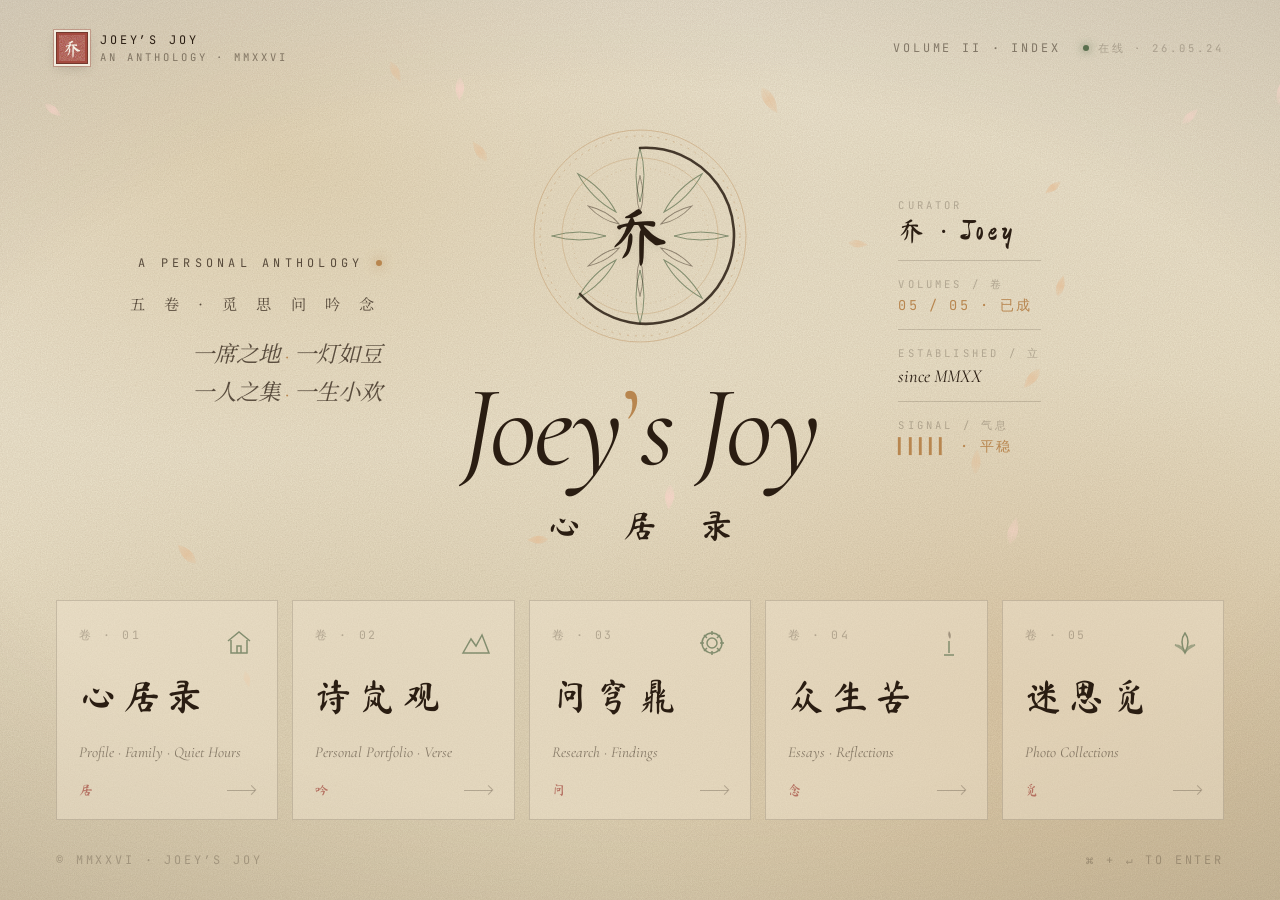
<file: index.html>
<!DOCTYPE html>
<html lang="zh-CN">
<head>
  <meta charset="UTF-8">
  <meta name="viewport" content="width=device-width, initial-scale=1.0">
  <title>Joey's Joy · 心居录</title>
  <link rel="preconnect" href="https://fonts.googleapis.com">
  <link rel="preconnect" href="https://fonts.gstatic.com" crossorigin>
  <link href="https://fonts.googleapis.com/css2?family=Ma+Shan+Zheng&family=Cormorant+Garamond:ital,wght@0,300;0,400;0,500;1,300;1,400;1,500&family=Noto+Serif+SC:wght@300;400;600&family=JetBrains+Mono:wght@300;400;500&display=swap" rel="stylesheet">
  <link rel="stylesheet" href="assets/zen.css">
  <style>
    /* ── index-specific ── */
    .stage-index {
      position: relative; z-index: 10;
      width: 100%; min-height: 100vh;
      display: grid;
      grid-template-rows: auto 1fr auto;
      padding: 28px 56px;
      gap: 28px;
    }
    @media (min-height: 860px) {
      .stage-index { height: 100vh; }
    }

    /* ── hero block ── */
    .index-hero {
      align-self: center;
      width: 100%; max-width: 1500px;
      margin: 0 auto;
      display: grid;
      grid-template-columns: 1fr auto 1fr;
      gap: 80px;
      align-items: center;
    }

    /* left: eyebrow + tagline */
    .hero-left {
      justify-self: end;
      max-width: 380px;
      text-align: right;
      display: flex; flex-direction: column;
      gap: 22px;
    }
    .hero-left .eyebrow {
      font-family: var(--mono);
      font-size: 0.74rem;
      letter-spacing: 0.36em;
      text-transform: uppercase;
      color: var(--ink-soft);
      display: flex; justify-content: flex-end; align-items: center; gap: 12px;
    }
    .hero-left .eyebrow .dot {
      width: 6px; height: 6px; border-radius: 50%;
      background: var(--copper);
      box-shadow: 0 0 12px var(--copper);
    }
    .hero-left .ch {
      font-family: var(--han);
      font-size: 0.95rem;
      letter-spacing: 0.5em;
      color: var(--ink-soft);
    }
    .hero-left .tagline {
      font-family: var(--serif);
      font-style: italic;
      font-size: 1.4rem;
      color: var(--ink-soft);
      line-height: 1.7;
    }
    .hero-left .tagline .accent { color: var(--copper); font-style: normal; }

    /* center: mandala + title stack */
    .hero-center {
      display: flex; flex-direction: column;
      align-items: center;
      gap: 24px;
      position: relative;
    }
    .mandala-wrap {
      position: relative;
      width: 220px; height: 220px;
      display: grid; place-items: center;
    }
    .mandala-wrap svg {
      position: absolute; inset: 0;
      width: 100%; height: 100%;
    }
    .mandala-wrap .core {
      font-family: var(--brush);
      font-size: 4rem;
      color: var(--ink);
      letter-spacing: 0;
      z-index: 2;
      text-shadow: 0 2px 8px rgba(0,0,0,.08);
    }
    .mandala-wrap .ring {
      animation: mandala-spin 80s linear infinite;
      transform-origin: 50% 50%;
    }
    .mandala-wrap .ring.r-counter {
      animation-duration: 140s;
      animation-direction: reverse;
    }
    @keyframes mandala-spin {
      to { transform: rotate(360deg); }
    }

    .title-en {
      font-family: var(--serif);
      font-style: italic;
      font-weight: 400;
      font-size: clamp(4rem, 9vw, 7.2rem);
      line-height: 1.0;
      letter-spacing: -0.02em;
      color: var(--ink);
      text-align: center;
      white-space: nowrap;
    }
    .title-en .apos { font-style: normal; color: var(--copper); font-weight: 300; }
    .title-zh {
      font-family: var(--brush);
      font-size: clamp(1.6rem, 2.6vw, 2.4rem);
      letter-spacing: 0.55em;
      color: var(--ink);
      padding-left: 0.55em;
      line-height: 1;
    }

    /* right: live readout */
    .hero-right {
      justify-self: start;
      max-width: 360px;
      display: flex; flex-direction: column;
      gap: 16px;
    }
    .hero-right .row {
      display: flex; flex-direction: column; gap: 4px;
      padding-bottom: 14px;
      border-bottom: 1px solid var(--hair);
    }
    .hero-right .row:last-child { border-bottom: none; }
    .hero-right .k {
      font-family: var(--mono);
      font-size: 0.66rem;
      letter-spacing: 0.30em;
      text-transform: uppercase;
      color: var(--ink-ghost);
    }
    .hero-right .v {
      font-family: var(--serif);
      font-style: italic;
      font-size: 1.15rem;
      color: var(--ink);
    }
    .hero-right .v.zh {
      font-family: var(--brush);
      font-style: normal;
      font-size: 1.7rem;
      letter-spacing: 0.18em;
      line-height: 1.1;
    }
    .hero-right .v.mono-v {
      font-family: var(--mono);
      font-style: normal;
      font-size: 0.85rem;
      color: var(--copper);
      letter-spacing: 0.16em;
    }

    /* ── portals (the 5 chapter doors) ── */
    .portals {
      align-self: end;
      width: 100%; max-width: 1500px;
      margin: 0 auto;
      display: grid;
      grid-template-columns: repeat(5, 1fr);
      gap: 14px;
    }
    .portal {
      position: relative;
      padding: 26px 22px 22px;
      display: grid;
      grid-template-rows: auto 1fr auto auto;
      gap: 14px;
      min-height: 220px;
      text-decoration: none;
      color: var(--ink);
      border: 1px solid var(--hair);
      background: color-mix(in srgb, var(--paper-warm) 50%, transparent);
      overflow: hidden;
      transition: all .55s var(--ease);
    }
    .portal::after {
      /* copper line on top, draws on hover */
      content: '';
      position: absolute;
      left: 0; top: 0; height: 2px;
      width: 0;
      background: var(--copper);
      transition: width .55s var(--ease);
    }
    .portal:hover { transform: translateY(-6px); border-color: color-mix(in srgb, var(--copper) 40%, var(--hair)); background: color-mix(in srgb, var(--paper-warm) 80%, transparent); box-shadow: 0 22px 50px rgba(40,24,8,.14); }
    .portal:hover::after { width: 100%; }

    .portal .top-row {
      display: flex; justify-content: space-between; align-items: flex-start;
    }
    .portal .num {
      font-family: var(--mono);
      font-size: 0.72rem;
      letter-spacing: 0.22em;
      color: var(--ink-ghost);
    }
    .portal .glyph svg {
      width: 32px; height: 32px;
      stroke: var(--moss); fill: none;
      stroke-width: 1.5;
      opacity: 0.7;
      transition: all .5s var(--ease);
    }
    .portal:hover .glyph svg { stroke: var(--copper); opacity: 1; transform: rotate(6deg); }

    .portal .zh {
      font-family: var(--brush);
      font-size: 2.3rem;
      letter-spacing: 0.18em;
      color: var(--ink);
      line-height: 1;
      transition: transform .5s var(--ease);
    }
    .portal:hover .zh { transform: translateX(4px); }

    .portal .en {
      font-family: var(--serif);
      font-style: italic;
      font-size: 0.95rem;
      color: var(--ink-dim);
      transition: color .35s;
      line-height: 1.3;
    }
    .portal:hover .en { color: var(--ink); }

    .portal .arrow-row {
      display: flex; justify-content: space-between; align-items: center;
      margin-top: 6px;
    }
    .portal .stamp {
      font-family: var(--brush);
      font-size: 0.85rem;
      color: var(--cinnabar);
      letter-spacing: 0.12em;
      opacity: 0.7;
    }
    .portal .arrow {
      width: 28px; height: 1px;
      background: var(--ink-ghost);
      position: relative;
      transition: all .5s var(--ease);
    }
    .portal .arrow::after {
      content: '';
      position: absolute; right: 0; top: 50%;
      width: 6px; height: 6px;
      border-top: 1px solid currentColor;
      border-right: 1px solid currentColor;
      transform: translateY(-50%) rotate(45deg);
      color: var(--ink-ghost);
      transition: color .35s;
    }
    .portal:hover .arrow { width: 48px; background: var(--copper); }
    .portal:hover .arrow::after { color: var(--copper); }

    /* responsive */
    @media (max-width: 1100px) {
      body { overflow: auto; }
      .stage-index { height: auto; min-height: 100vh; padding: 22px; gap: 32px; }
      .index-hero { grid-template-columns: 1fr; gap: 36px; }
      .hero-left { justify-self: center; text-align: center; max-width: none; }
      .hero-left .eyebrow { justify-content: center; }
      .hero-right { justify-self: center; max-width: 500px; width: 100%; }
      .portals { grid-template-columns: repeat(2, 1fr); }
    }
    @media (max-width: 600px) {
      .portals { grid-template-columns: 1fr; }
      .mandala-wrap { width: 180px; height: 180px; }
      .mandala-wrap .core { font-size: 3rem; }
    }
  </style>
</head>
<body data-theme="light" data-fx="petals">

  <!-- backdrop -->
  <div class="zen-field"></div>
  <div class="zen-grain"></div>
  <div class="zen-vignette"></div>

  <div class="stage-index">

    <!-- ── topbar ── -->
    <header class="zen-topbar zen-rise" style="border-bottom: none; padding: 4px 0; background: transparent; backdrop-filter: none;">
      <div class="left">
        <span class="zen-brand">
          <span class="seal">乔</span>
          <span style="display:flex; flex-direction:column; gap:2px;">
            <span class="mono">Joey&rsquo;s Joy</span>
            <span class="mono small dim">An Anthology · MMXXVI</span>
          </span>
        </span>
      </div>
      <div class="right">
        <span class="mono dim">Volume II · Index</span>
        <span class="zen-live"><span class="pulse"></span><span class="mono small ghost">在线 · 26.05.24</span></span>
      </div>
    </header>

    <!-- ── hero with mandala ── -->
    <section class="index-hero">

      <!-- LEFT -->
      <div class="hero-left zen-rise d1">
        <div class="eyebrow">
          <span>A Personal Anthology</span>
          <span class="dot"></span>
        </div>
        <div class="ch">五 卷 · 觅 思 问 吟 念</div>
        <p class="tagline">
          一席之地 <span class="accent">·</span> 一灯如豆<br>
          一人之集 <span class="accent">·</span> 一生小欢
        </p>
      </div>

      <!-- CENTER mandala + title -->
      <div class="hero-center zen-rise">
        <div class="mandala-wrap">
          <!-- outer ring (slow) -->
          <svg viewBox="0 0 220 220" class="ring">
            <g fill="none" stroke="#b8864f" stroke-width="0.7" opacity="0.55">
              <circle cx="110" cy="110" r="106"/>
              <circle cx="110" cy="110" r="100" stroke-dasharray="2 6"/>
            </g>
            <!-- 8 lotus petals ornament -->
            <g fill="none" stroke="#5a6f4e" stroke-width="1" opacity="0.7" stroke-linecap="round">
              <g id="petal8">
                <path d="M110 22 Q118 50 110 76 Q102 50 110 22 Z"/>
              </g>
              <use href="#petal8" transform="rotate(45 110 110)"/>
              <use href="#petal8" transform="rotate(90 110 110)"/>
              <use href="#petal8" transform="rotate(135 110 110)"/>
              <use href="#petal8" transform="rotate(180 110 110)"/>
              <use href="#petal8" transform="rotate(225 110 110)"/>
              <use href="#petal8" transform="rotate(270 110 110)"/>
              <use href="#petal8" transform="rotate(315 110 110)"/>
            </g>
          </svg>
          <!-- inner ring (counter) -->
          <svg viewBox="0 0 220 220" class="ring r-counter">
            <g fill="none" stroke="#b8864f" stroke-width="0.6" opacity="0.5">
              <circle cx="110" cy="110" r="78"/>
              <circle cx="110" cy="110" r="68" stroke-dasharray="1 4"/>
            </g>
            <!-- inner small petals -->
            <g fill="none" stroke="#2a1d12" stroke-width="0.9" opacity="0.45" stroke-linecap="round">
              <g id="petalIn">
                <path d="M110 50 Q116 70 110 86 Q104 70 110 50 Z"/>
              </g>
              <use href="#petalIn" transform="rotate(60  110 110)"/>
              <use href="#petalIn" transform="rotate(120 110 110)"/>
              <use href="#petalIn" transform="rotate(180 110 110)"/>
              <use href="#petalIn" transform="rotate(240 110 110)"/>
              <use href="#petalIn" transform="rotate(300 110 110)"/>
            </g>
          </svg>
          <!-- enso ring (drawn) -->
          <svg viewBox="0 0 220 220" style="position:absolute; inset:0;">
            <path d="M 110 22
                     A 88 88 0 1 1 50 168"
                  fill="none" stroke="#2a1d12" stroke-width="2.6"
                  stroke-linecap="round" opacity="0.85"
                  stroke-dasharray="500" stroke-dashoffset="0"/>
          </svg>
          <span class="core">乔</span>
        </div>

        <h1 class="title-en">Joey<span class="apos">&rsquo;</span>s Joy</h1>
        <div class="title-zh">心 居 录</div>
      </div>

      <!-- RIGHT readout -->
      <div class="hero-right zen-rise d2">
        <div class="row">
          <span class="k">Curator</span>
          <span class="v zh">乔 · Joey</span>
        </div>
        <div class="row">
          <span class="k">Volumes / 卷</span>
          <span class="v mono-v">05 / 05 · 已成</span>
        </div>
        <div class="row">
          <span class="k">Established / 立</span>
          <span class="v"><em>since MMXX</em></span>
        </div>
        <div class="row">
          <span class="k">Signal / 气息</span>
          <span class="v mono-v">▍▍▍▍▍ · 平稳</span>
        </div>
      </div>

    </section>

    <!-- ── 5 portals ── -->
    <nav class="portals zen-rise d3">

      <a href="sections/profile.html" class="portal">
        <div class="top-row">
          <span class="num">卷 · 01</span>
          <span class="glyph">
            <!-- household / home glyph -->
            <svg viewBox="0 0 32 32"><path d="M5 14 L16 5 L27 14 M8 13 V26 H24 V13 M14 26 V19 H18 V26"/></svg>
          </span>
        </div>
        <div class="zh">心居录</div>
        <div class="en"><em>Profile · Family · Quiet Hours</em></div>
        <div class="arrow-row">
          <span class="stamp">居</span>
          <span class="arrow"></span>
        </div>
      </a>

      <a href="sections/poetry-portfolio.html" class="portal">
        <div class="top-row">
          <span class="num">卷 · 02</span>
          <span class="glyph">
            <!-- mountain / brush -->
            <svg viewBox="0 0 32 32"><path d="M3 26 L11 12 L16 19 L22 8 L29 26 Z" /></svg>
          </span>
        </div>
        <div class="zh">诗岚观</div>
        <div class="en"><em>Personal Portfolio · Verse</em></div>
        <div class="arrow-row">
          <span class="stamp">吟</span>
          <span class="arrow"></span>
        </div>
      </a>

      <a href="sections/research.html" class="portal">
        <div class="top-row">
          <span class="num">卷 · 03</span>
          <span class="glyph">
            <!-- mandala/compass -->
            <svg viewBox="0 0 32 32">
              <circle cx="16" cy="16" r="10"/>
              <circle cx="16" cy="16" r="5"/>
              <path d="M16 4 V8 M16 24 V28 M4 16 H8 M24 16 H28 M8 8 L11 11 M21 21 L24 24 M8 24 L11 21 M21 11 L24 8"/>
            </svg>
          </span>
        </div>
        <div class="zh">问穹鼎</div>
        <div class="en"><em>Research · Findings</em></div>
        <div class="arrow-row">
          <span class="stamp">问</span>
          <span class="arrow"></span>
        </div>
      </a>

      <a href="sections/essays.html" class="portal">
        <div class="top-row">
          <span class="num">卷 · 04</span>
          <span class="glyph">
            <!-- incense / candle -->
            <svg viewBox="0 0 32 32">
              <path d="M16 4 Q19 8 17 12 Q14 8 16 4 Z" fill="currentColor" stroke="none" opacity=".5"/>
              <line x1="16" y1="14" x2="16" y2="26"/>
              <line x1="11" y1="28" x2="21" y2="28"/>
            </svg>
          </span>
        </div>
        <div class="zh">众生苦</div>
        <div class="en"><em>Essays · Reflections</em></div>
        <div class="arrow-row">
          <span class="stamp">念</span>
          <span class="arrow"></span>
        </div>
      </a>

      <a href="sections/gallery.html" class="portal">
        <div class="top-row">
          <span class="num">卷 · 05</span>
          <span class="glyph">
            <!-- lotus petal -->
            <svg viewBox="0 0 32 32">
              <path d="M16 6 Q22 14 16 26 Q10 14 16 6 Z"/>
              <path d="M6 18 Q14 18 16 26 Q14 22 6 18 Z" opacity=".7"/>
              <path d="M26 18 Q18 18 16 26 Q18 22 26 18 Z" opacity=".7"/>
            </svg>
          </span>
        </div>
        <div class="zh">迷思觅</div>
        <div class="en"><em>Photo Collections</em></div>
        <div class="arrow-row">
          <span class="stamp">觅</span>
          <span class="arrow"></span>
        </div>
      </a>

    </nav>

    <!-- ── footer ── -->
    <footer class="zen-foot zen-rise d4" style="border-top: none; padding: 4px 0; background: transparent; backdrop-filter: none;">
      <span class="mono ghost">© MMXXVI · Joey&rsquo;s Joy</span>
      <span class="mono ghost">⌘ + ↵ to enter</span>
    </footer>

  </div>

  <script src="assets/zen-fx.js"></script>
</body>
</html>
</file>
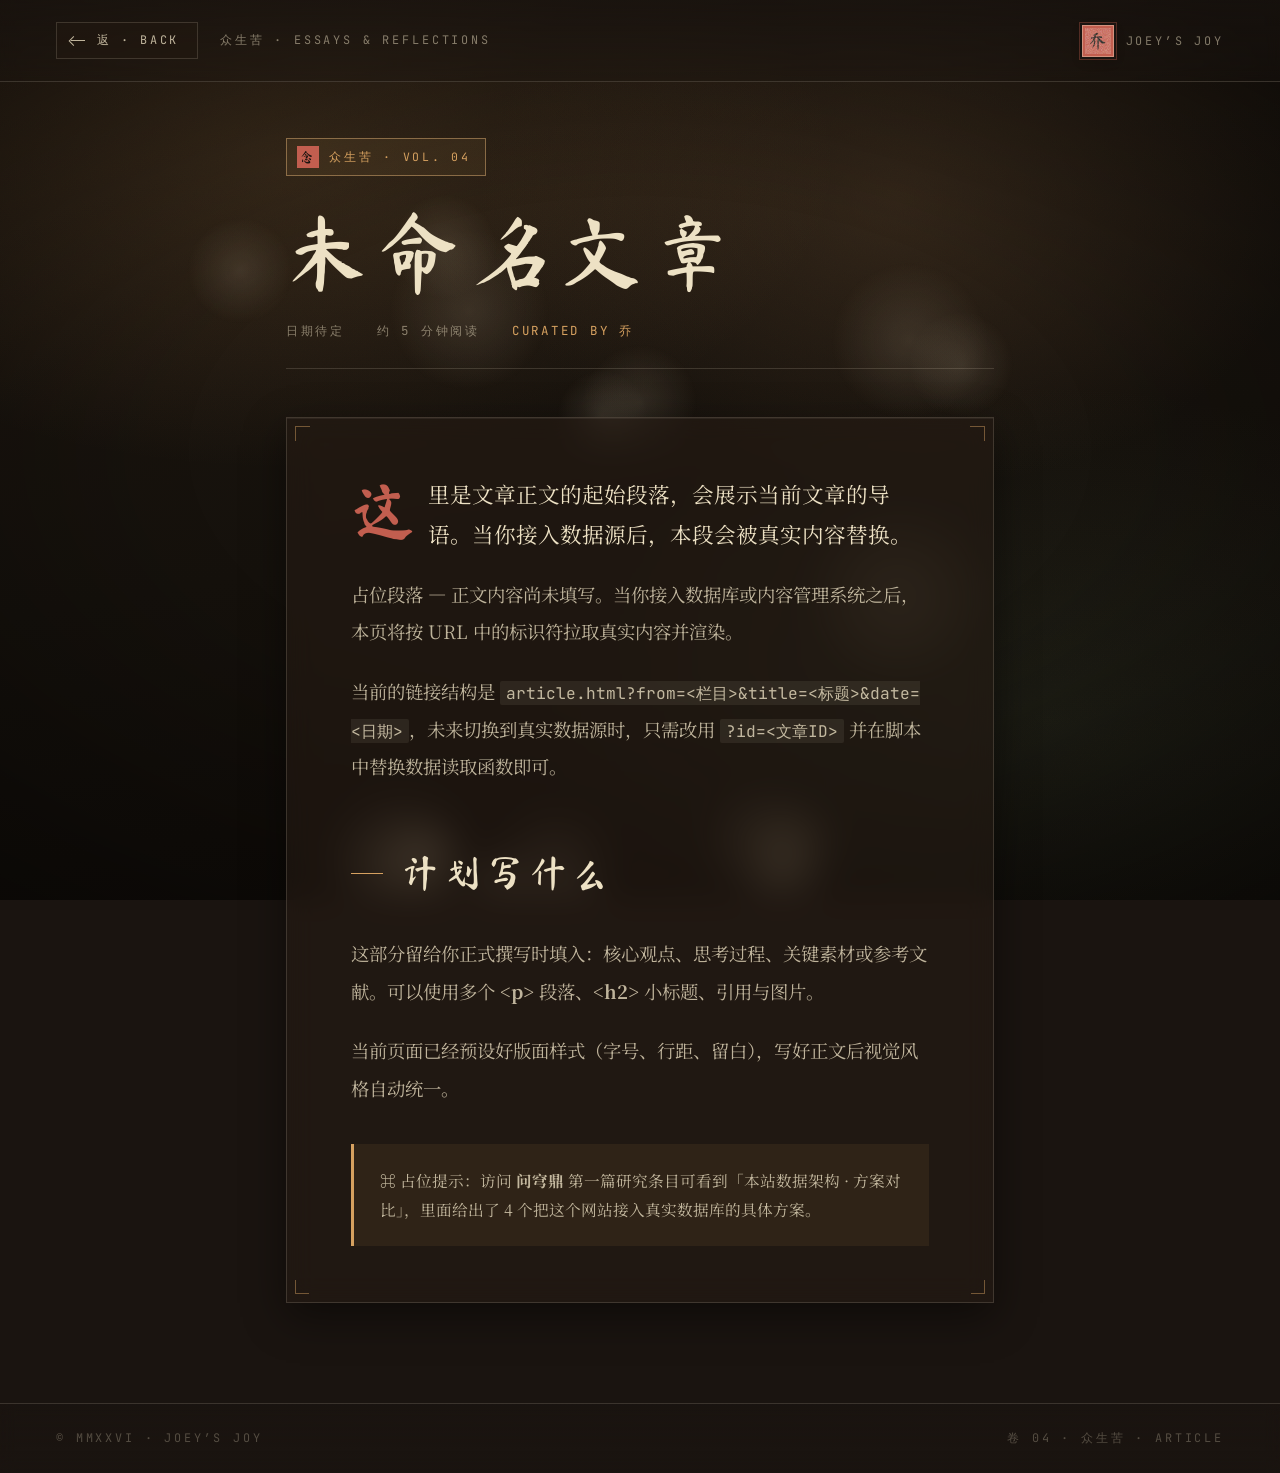
<file: sections/article.html>
<!DOCTYPE html>
<html lang="zh-CN">
<head>
  <meta charset="UTF-8">
  <meta name="viewport" content="width=device-width, initial-scale=1.0">
  <title>文章 · Joey's Joy</title>
  <link rel="preconnect" href="https://fonts.googleapis.com">
  <link rel="preconnect" href="https://fonts.gstatic.com" crossorigin>
  <link href="https://fonts.googleapis.com/css2?family=Ma+Shan+Zheng&family=Cormorant+Garamond:ital,wght@0,300;0,400;0,500;1,300;1,400;1,500&family=Noto+Serif+SC:wght@300;400;600&family=JetBrains+Mono:wght@300;400;500&display=swap" rel="stylesheet">
  <link rel="stylesheet" href="../assets/zen.css">
  <style>
    article.reader {
      position: relative; z-index: 10;
      max-width: 820px; margin: 0 auto;
      padding: 56px 56px 100px;
    }

    .badge {
      display: inline-flex; align-items: center; gap: 10px;
      padding: 7px 14px 7px 10px;
      font-family: var(--mono);
      font-size: 0.72rem; letter-spacing: 0.24em;
      text-transform: uppercase;
      color: var(--copper);
      background: color-mix(in srgb, var(--copper) 8%, transparent);
      border: 1px solid color-mix(in srgb, var(--copper) 40%, var(--hair));
      margin-bottom: 28px;
    }
    .badge .seal {
      width: 22px; height: 22px;
      display: grid; place-items: center;
      font-family: var(--brush);
      font-size: 0.85rem;
      color: var(--paper);
      background: var(--cinnabar);
    }

    h1.title {
      font-family: var(--brush);
      font-size: clamp(3.4rem, 6.5vw, 5.5rem);
      font-weight: 400; letter-spacing: 0.10em; line-height: 1.15;
      color: var(--ink);
      margin-bottom: 22px;
    }

    .meta {
      display: flex; gap: 32px; flex-wrap: wrap;
      padding-bottom: 28px;
      border-bottom: 1px solid var(--hair);
      margin-bottom: 48px;
      font-family: var(--mono);
      font-size: 0.78rem; letter-spacing: 0.22em;
      text-transform: uppercase;
      color: var(--ink-dim);
    }

    .body {
      padding: 56px 64px;
      font-family: var(--han);
      font-size: 1.15rem; line-height: 2.05;
      color: var(--ink-soft);
      text-wrap: pretty;
    }
    .body p { margin-bottom: 22px; }
    .body p.lead {
      font-size: 1.35rem;
      color: var(--ink);
      line-height: 1.85;
    }
    .body p.lead::first-letter {
      font-family: var(--brush);
      font-size: 3em;
      float: left;
      line-height: 0.9;
      padding: 8px 12px 0 0;
      color: var(--cinnabar);
    }
    .body h2 {
      font-family: var(--brush);
      font-size: 2.4rem; font-weight: 400;
      letter-spacing: 0.12em;
      margin: 48px 0 22px;
      color: var(--ink);
      display: flex; align-items: center; gap: 18px;
    }
    .body h2::before {
      content: '';
      width: 32px; height: 1px;
      background: var(--copper);
    }
    .body .note {
      margin-top: 36px; padding: 22px 26px;
      background: color-mix(in srgb, var(--copper) 8%, transparent);
      border-left: 3px solid var(--copper);
      font-family: var(--han);
      font-size: 0.98rem; color: var(--ink-soft);
      line-height: 1.85;
    }
    .body code {
      font-family: var(--mono);
      font-size: 0.88em;
      background: color-mix(in srgb, var(--ink) 8%, transparent);
      padding: 1px 6px; border-radius: 2px;
    }
    /* ── 诗歌阅读页：淡绿底 + 高对比深色字（替代昏黄） ── */
    body.poem-view {
      --paper:      #e3f1de;            /* 淡绿背景 */
      --paper-2:    #d6e9cf;
      --paper-3:    #c7e0bf;
      --paper-warm: #eff8ec;            /* 卡面更浅的绿白 */
      --ink:        #112018;            /* 高对比近黑墨绿 */
      --ink-soft:   rgba(17, 32, 24, 0.88);
      --ink-dim:    rgba(17, 32, 24, 0.60);
      --ink-ghost:  rgba(17, 32, 24, 0.34);
      --ink-faint:  rgba(17, 32, 24, 0.12);
      --hair:       rgba(17, 32, 24, 0.22);
      --hair-soft:  rgba(17, 32, 24, 0.10);
      --copper:     #2f7d52;            /* 深绿点缀 */
      --copper-deep:#1f5d3b;
      --cinnabar:   #b23b32;            /* 朱印保留红，对比鲜明 */
      /* 顶部光源 + 四角渐沉，制造景深而非均匀纯色 */
      background:
        radial-gradient(135% 95% at 50% -15%,
          #f5fcf1 0%, #e8f4e2 40%, #d6e9cd 76%, #c7e0bd 100%) fixed !important;
      color: var(--ink);
    }
    /* 关掉暗色噪点/暗角/特效画布，保留 .zen-field 改作液态光斑 */
    body.poem-view .zen-grain,
    body.poem-view .zen-vignette,
    body.poem-view canvas { display: none !important; }
    /* 液态玻璃光斑：柔焦彩光制造光影层次 */
    body.poem-view .zen-field {
      display: block !important;
      background:
        radial-gradient(38% 42% at 18% 24%, rgba(120,205,150,.50), transparent 72%),
        radial-gradient(42% 46% at 84% 18%, rgba(190,226,150,.45), transparent 72%),
        radial-gradient(48% 52% at 70% 90%, rgba(96,182,162,.42), transparent 72%),
        radial-gradient(40% 44% at 26% 94%, rgba(150,212,172,.34), transparent 72%);
      filter: blur(48px) saturate(1.18);
      opacity: .95;
    }

    /* 诗正文竖排 + 分页面板：字号自适应不溢出，长诗分多页左右滑动 */
    /* 固定栅格列宽，避免轮播内容反向撑大容器导致测量错误 */
    body.poem-view .zen-stage { grid-template-columns: minmax(0, 1fr); }
    body.poem-view .reader { width: 100%; max-width: 1480px; box-sizing: border-box; padding-top: 30px; padding-bottom: 48px; }
    body.poem-view .body { width: 100%; box-sizing: border-box; padding: 34px 44px; }
    /* 收紧诗页顶部留白，让诗面板 + 翻页控件一屏内可见 */
    body.poem-view h1.title { font-size: clamp(2.3rem, 4.4vw, 3.4rem); margin-bottom: 14px; }
    body.poem-view .badge { margin-bottom: 18px; }
    body.poem-view .meta { margin-bottom: 22px; padding-bottom: 16px; }
    .poem-stage { width: 100%; }
    .poem-stage {
      position: relative; overflow: hidden;
      height: clamp(300px, 48vh, 560px);
    }
    .poem-track {
      display: flex; height: 100%;
      transition: transform .45s cubic-bezier(.22,.61,.36,1);
      touch-action: pan-y;
    }
    .poem-page {
      flex: 0 0 100%; height: 100%;
      display: flex; align-items: flex-start; justify-content: flex-start;
    }
    .poem-body {
      writing-mode: vertical-lr;        /* 竖排，列从左到右 */
      white-space: pre-line;            /* 保留诗行 = 每行一列 */
      height: 100%;
      font-family: var(--han);
      line-height: 2.2;                 /* 竖排下即列间距 */
      letter-spacing: 0.14em;
      color: var(--ink);
      text-align: start;
      /* font-size 由 JS 按面板尺寸自适应注入 */
    }
    .poem-nav {
      display: flex; align-items: center; justify-content: center; gap: 16px;
      margin-top: 18px; min-height: 24px;
    }
    .poem-nav.hidden { display: none; }
    .pg-btn {
      font-family: var(--han); font-size: 1.25rem; line-height: 1;
      width: 38px; height: 38px; border-radius: 50%;
      color: var(--copper-deep);
      background: rgba(255,255,255,.42);
      border: 1px solid rgba(255,255,255,.62);
      backdrop-filter: blur(8px); -webkit-backdrop-filter: blur(8px);
      cursor: pointer; transition: all .18s;
    }
    .pg-btn:hover:not(:disabled) { background: var(--copper); color: #fff; }
    .pg-btn:disabled { opacity: .35; cursor: default; }
    .pg-dots { display: flex; gap: 8px; }
    .pg-dots .dot {
      width: 8px; height: 8px; border-radius: 50%;
      background: color-mix(in srgb, var(--copper) 35%, transparent);
      cursor: pointer; transition: all .18s;
    }
    .pg-dots .dot.on { background: var(--copper); transform: scale(1.35); }
    .pg-count { font-family: var(--mono); font-size: .72rem; letter-spacing: .2em; color: var(--ink-dim); }
    .poem-tags {
      display: flex; flex-wrap: wrap; gap: 10px;
      margin-top: 36px; padding-top: 24px;
      border-top: 1px solid var(--hair);
    }
    .poem-tags span {
      font-family: var(--mono);
      font-size: 0.72rem; letter-spacing: 0.16em;
      color: var(--copper);
      padding: 4px 12px;
      border: 1px solid color-mix(in srgb, var(--copper) 45%, var(--hair));
    }

    /* ── 液态玻璃：诗卡 + 徽标 ── */
    body.poem-view .body {
      background: linear-gradient(135deg, rgba(255,255,255,.60), rgba(255,255,255,.18)) !important;
      backdrop-filter: blur(18px) saturate(1.3);
      -webkit-backdrop-filter: blur(18px) saturate(1.3);
      border: 1px solid rgba(255,255,255,.62);
      border-radius: 22px;
      box-shadow:
        0 22px 60px rgba(18,52,30,.22),
        0 3px 12px rgba(18,52,30,.10),
        inset 0 1px 0 rgba(255,255,255,.9),
        inset 0 -30px 60px rgba(188,228,190,.22);
      position: relative; overflow: hidden;
    }
    body.poem-view .body::before {           /* 玻璃顶部高光 */
      content: ''; position: absolute; inset: 0; pointer-events: none;
      background: linear-gradient(152deg, rgba(255,255,255,.55) 0%, rgba(255,255,255,0) 40%);
      mix-blend-mode: screen;
    }
    body.poem-view .body::after {            /* 斜向流光，增液态感 */
      content: ''; position: absolute; top: -60%; left: -30%;
      width: 50%; height: 220%; pointer-events: none;
      background: linear-gradient(90deg, transparent, rgba(255,255,255,.28), transparent);
      transform: rotate(18deg);
      animation: glass-sheen 7s ease-in-out infinite;
    }
    @keyframes glass-sheen { 0%,100%{left:-30%;opacity:0} 45%{opacity:.9} 60%{left:120%;opacity:0} }
    body.poem-view .poem-body { text-shadow: 0 1px 2px rgba(255,255,255,.55); }
    body.poem-view .badge {
      background: rgba(255,255,255,.42) !important;
      backdrop-filter: blur(10px); -webkit-backdrop-filter: blur(10px);
      border: 1px solid rgba(255,255,255,.62);
      border-radius: 12px;
    }

    /* ── 阅读引导：方向图例 + 流动箭头 ── */
    .read-guide {
      display: inline-flex; align-items: center; gap: 12px;
      margin: 0 0 22px; padding: 9px 18px;
      font-family: var(--mono); font-size: .72rem; letter-spacing: .2em;
      color: var(--copper-deep);
      background: rgba(255,255,255,.38);
      backdrop-filter: blur(12px); -webkit-backdrop-filter: blur(12px);
      border: 1px solid rgba(255,255,255,.62); border-radius: 999px;
      box-shadow: 0 8px 22px rgba(18,52,30,.14), inset 0 1px 0 rgba(255,255,255,.85);
    }
    .read-guide .seal {
      color: var(--cinnabar); font-family: var(--brush);
      font-size: 1.05rem; letter-spacing: 0;
    }
    .read-guide .dn { color: var(--copper-deep); }
    .read-guide .flow { position: relative; width: 80px; height: 14px; }
    .read-guide .flow .track {
      position: absolute; top: 6px; left: 0; right: 4px; height: 2px;
      background: linear-gradient(90deg, transparent, color-mix(in srgb, var(--copper) 65%, transparent));
    }
    .read-guide .flow .chev {
      position: absolute; top: -3px; left: -10px; color: var(--copper); font-size: .9rem;
      animation: rg-slide 1.9s ease-in-out infinite;
    }
    @keyframes rg-slide { 0%{left:-10px;opacity:0} 22%{opacity:1} 78%{opacity:1} 100%{left:74px;opacity:0} }
    @media (prefers-reduced-motion: reduce){
      .read-guide .flow .chev{ animation:none; left:32px; }
      body.poem-view .body::after{ animation:none; opacity:0; }
    }

    @media (max-width: 700px) {
      article.reader { padding: 36px 22px 80px; }
      .body { padding: 36px 28px; font-size: 1.05rem; }
    }
  </style>
</head>
<body data-theme="light" data-fx="petals">

  <div class="zen-field"></div>
  <div class="zen-grain"></div>
  <div class="zen-vignette"></div>

  <div class="zen-stage">

    <header class="zen-topbar zen-rise">
      <div class="left">
        <a class="zen-back" href="javascript:history.back()">
          <span class="arrow"></span>
          <span>返 · Back</span>
        </a>
        <span class="mono dim" id="crumb">—</span>
      </div>
      <div class="right">
        <span class="zen-brand">
          <span class="seal">乔</span>
          <span class="mono dim">Joey&rsquo;s Joy</span>
        </span>
      </div>
    </header>

    <article class="reader zen-rise d1">

      <div class="badge"><span class="seal" id="badge-seal">?</span><span id="badge">—</span></div>
      <h1 class="title" id="title">—</h1>

      <div class="meta">
        <span id="date">—</span>
        <span id="readtime">约 5 分钟阅读</span>
        <span style="color:var(--copper);">curated by 乔</span>
      </div>

      <div class="body zen-card zen-corners">
        <span class="c-bl"></span><span class="c-br"></span>
        <p class="lead" id="lead">这里是文章正文的起始段落，会展示当前文章的导语。当你接入数据源后，本段会被真实内容替换。</p>
        <p>占位段落 — 正文内容尚未填写。当你接入数据库或内容管理系统之后，本页将按 URL 中的标识符拉取真实内容并渲染。</p>
        <p>当前的链接结构是 <code>article.html?from=&lt;栏目&gt;&amp;title=&lt;标题&gt;&amp;date=&lt;日期&gt;</code>，未来切换到真实数据源时，只需改用 <code>?id=&lt;文章ID&gt;</code> 并在脚本中替换数据读取函数即可。</p>

        <h2>计划写什么</h2>
        <p>这部分留给你正式撰写时填入：核心观点、思考过程、关键素材或参考文献。可以使用多个 <strong>&lt;p&gt;</strong> 段落、<strong>&lt;h2&gt;</strong> 小标题、引用与图片。</p>
        <p>当前页面已经预设好版面样式（字号、行距、留白），写好正文后视觉风格自动统一。</p>

        <div class="note">
          ⌘ 占位提示：访问 <strong>问穹鼎</strong> 第一篇研究条目可看到「本站数据架构 · 方案对比」，里面给出了 4 个把这个网站接入真实数据库的具体方案。
        </div>
      </div>

    </article>

    <footer class="zen-foot">
      <span class="mono ghost">© MMXXVI · Joey&rsquo;s Joy</span>
      <span class="mono ghost" id="foot-vol">— · Article</span>
    </footer>

  </div>

  <script>
    /* ─── route metadata ─── */
    const sectionMap = {
      profile:  { zh: '心居录', en: 'Profile & Family',    seal: '居', theme: 'light', fx: 'petals',  vol: '01' },
      poetry:   { zh: '诗岚观', en: 'Personal Portfolio',   seal: '吟', theme: 'dark',  fx: 'incense', vol: '02' },
      research: { zh: '问穹鼎', en: 'Research Findings',    seal: '问', theme: 'light', fx: 'petals',  vol: '03' },
      essays:   { zh: '众生苦', en: 'Essays & Reflections', seal: '念', theme: 'dark',  fx: 'incense', vol: '04' },
      gallery:  { zh: '迷思觅', en: 'Photo Collections',    seal: '觅', theme: 'light', fx: 'petals',  vol: '05' }
    };
    const p    = new URLSearchParams(location.search);
    const from = p.get('from') || 'essays';
    const meta = sectionMap[from] || sectionMap.essays;

    /* apply theme + fx to body BEFORE zen-fx loads */
    document.body.dataset.theme = meta.theme;
    document.body.dataset.fx    = meta.fx;

    document.getElementById('crumb').textContent      = `${meta.zh} · ${meta.en}`;
    document.getElementById('badge').textContent      = `${meta.zh} · Vol. ${meta.vol}`;
    document.getElementById('badge-seal').textContent = meta.seal;
    document.getElementById('foot-vol').textContent   = `卷 ${meta.vol} · ${meta.zh} · Article`;

    const esc = s => (s || '').replace(/[&<>"]/g, m => ({'&':'&amp;','<':'&lt;','>':'&gt;','"':'&quot;'}[m]));
    const id = p.get('id');

    function setStatic(title, date) {
      document.getElementById('title').textContent = title || '未命名文章';
      document.getElementById('date').textContent  = date  || '日期待定';
      document.title = `${title || '文章'} · Joey's Joy`;
    }

    /* ── 长诗自适应排版 + 分页轮播：字号缩放保证不溢出，超长分多页左右滑动 ── */
    const MAXF = 30, MINF = 13;
    const pager = { go: null, page: 0, n: 1 };
    let curPoem = null, resizeT = null;

    function layoutPoem(stage, lines) {
      const sw = stage.clientWidth, sh = stage.clientHeight;
      const meas = document.createElement('div');
      meas.className = 'poem-body';
      meas.style.cssText = 'position:absolute;visibility:hidden;left:-9999px;top:0;';
      stage.appendChild(meas);
      const longest = lines.reduce((a, b) => ([...b].length > [...a].length ? b : a), '一') || '一';
      // 1) 选字号：让最长一行单列高度 <= 面板高（不竖向溢出）
      meas.style.whiteSpace = 'nowrap'; meas.style.height = 'auto';
      let font = MAXF;
      for (; font > MINF; font--) {
        meas.style.fontSize = font + 'px';
        meas.textContent = longest;
        if (meas.offsetHeight <= sh) break;
      }
      // 2) 每列最多容纳字数（据此算长行换列数）
      meas.style.fontSize = font + 'px';
      meas.textContent = longest;
      const charH = meas.offsetHeight / Math.max(1, [...longest].length);
      const maxCharsPerCol = Math.max(1, Math.floor(sh / charH));
      let totalCols = 0;
      for (const ln of lines) totalCols += Math.max(1, Math.ceil([...ln].length / maxCharsPerCol));
      // 3) 列宽：用整诗实际渲染宽度 / 总列数（避免单字探测误差）
      meas.style.whiteSpace = 'pre-line'; meas.style.height = sh + 'px';
      meas.textContent = lines.join('\n');
      const colPitch = Math.max(font * 1.4, meas.scrollWidth / Math.max(1, totalCols));
      stage.removeChild(meas);
      const colsPerPage = Math.max(1, Math.floor(sw / colPitch));
      const pages = []; let cur = [], cols = 0;     // 按列数切页（长行按其换列数计）
      for (const ln of lines) {
        const c = Math.max(1, Math.ceil([...ln].length / maxCharsPerCol));
        if (cur.length && cols + c > colsPerPage) { pages.push(cur); cur = []; cols = 0; }
        cur.push(ln); cols += c;
      }
      if (cur.length) pages.push(cur);
      return { pages, font };
    }

    function setupNav(n) {
      const nav = document.getElementById('pnav');
      const track = document.getElementById('ptrack');
      if (n <= 1) { nav.classList.add('hidden'); pager.go = null; pager.n = 1; return; }
      nav.classList.remove('hidden');
      nav.innerHTML = '<button class="pg-btn" id="pgprev" aria-label="上一页">‹</button>'
        + '<span class="pg-dots">' + Array.from({ length: n }, (_, i) => `<span class="dot" data-i="${i}"></span>`).join('') + '</span>'
        + '<span class="pg-count" id="pgcount"></span>'
        + '<button class="pg-btn" id="pgnext" aria-label="下一页">›</button>';
      const prev = nav.querySelector('#pgprev'), next = nav.querySelector('#pgnext');
      function go(t) {
        const pg = Math.max(0, Math.min(n - 1, t));
        pager.page = pg;
        track.style.transform = `translateX(${-pg * 100}%)`;
        nav.querySelectorAll('.dot').forEach((d, i) => d.classList.toggle('on', i === pg));
        prev.disabled = pg === 0; next.disabled = pg === n - 1;
        nav.querySelector('#pgcount').textContent = `${pg + 1} / ${n}`;
      }
      prev.onclick = () => go(pager.page - 1);
      next.onclick = () => go(pager.page + 1);
      nav.querySelectorAll('.dot').forEach(d => d.onclick = () => go(+d.dataset.i));
      pager.go = go; pager.n = n;
      go(0);
    }

    function renderPoem(poem) {
      const card = document.querySelector('.reader .body');
      const lines = (poem.body || '').split('\n');
      const tagsHtml = (poem.tags || []).length
        ? `<div class="poem-tags">${poem.tags.map(t => `<span>${esc(t)}</span>`).join('')}</div>` : '';
      card.innerHTML = '<div class="poem-stage"><div class="poem-track" id="ptrack"></div></div>'
        + '<div class="poem-nav" id="pnav"></div>' + tagsHtml;
      const stage = card.querySelector('.poem-stage');
      const { pages, font } = layoutPoem(stage, lines);
      document.getElementById('ptrack').innerHTML = pages.map(pg =>
        `<div class="poem-page"><div class="poem-body" style="font-size:${font}px">${esc(pg.join('\n'))}</div></div>`
      ).join('');
      setupNav(pages.length);
    }

    /* 全局翻页交互（键盘 / 触摸滑动），只绑定一次 */
    window.addEventListener('keydown', e => {
      if (!pager.go) return;
      if (e.key === 'ArrowRight') { e.preventDefault(); pager.go(pager.page + 1); }
      else if (e.key === 'ArrowLeft') { e.preventDefault(); pager.go(pager.page - 1); }
    });
    let swipeX = null;
    document.addEventListener('pointerdown', e => { if (e.target.closest('.poem-stage')) swipeX = e.clientX; });
    document.addEventListener('pointerup', e => {
      if (swipeX == null || !pager.go) { swipeX = null; return; }
      const dx = e.clientX - swipeX; swipeX = null;
      if (Math.abs(dx) > 50) pager.go(pager.page + (dx < 0 ? 1 : -1));
    });
    window.addEventListener('resize', () => {
      if (!curPoem) return;
      clearTimeout(resizeT);
      resizeT = setTimeout(() => renderPoem(curPoem), 200);
    });

    if (from === 'poetry' && id) {
      /* ─── render a single poem from poems.json ─── */
      document.body.classList.add('poem-view');   // 淡绿阅读主题
      setStatic('展卷中…', '');
      // 阅读方向引导：行内自上而下，列序自左而右
      (() => {
        const g = document.createElement('div');
        g.className = 'read-guide';
        g.innerHTML = '<span class="seal">起</span>'
          + '<span class="dn">↓ 自上而下</span>'
          + '<span class="flow"><span class="track"></span><span class="chev">▸▸▸</span></span>'
          + '<span>列序 自左而右</span>';
        const b = document.querySelector('.reader .body');
        if (b) b.parentNode.insertBefore(g, b);
      })();
      fetch('../assets/data/poems.json')
        .then(r => { if (!r.ok) throw new Error(r.status); return r.json(); })
        .then(data => {
          const poem = (data.poems || []).find(x => x.id === id);
          if (!poem) { setStatic('未找到该诗', ''); return; }
          setStatic(poem.title, poem.date);
          const est = Math.max(1, Math.round((poem.body || '').replace(/\s/g, '').length / 180));
          document.getElementById('readtime').textContent = `约 ${est} 分钟阅读`;
          curPoem = poem;
          const ready = document.fonts ? document.fonts.ready : Promise.resolve();
          ready.then(() => renderPoem(poem));
        })
        .catch(err => {
          setStatic('诗作加载失败', '');
          document.querySelector('.body').innerHTML =
            `<p>无法读取诗集数据：${esc(err.message)}</p>`;
        });
    } else {
      /* legacy / placeholder route */
      setStatic(p.get('title'), p.get('date'));
    }
  </script>
  <script src="../assets/zen-fx.js"></script>
</body>
</html>
</file>
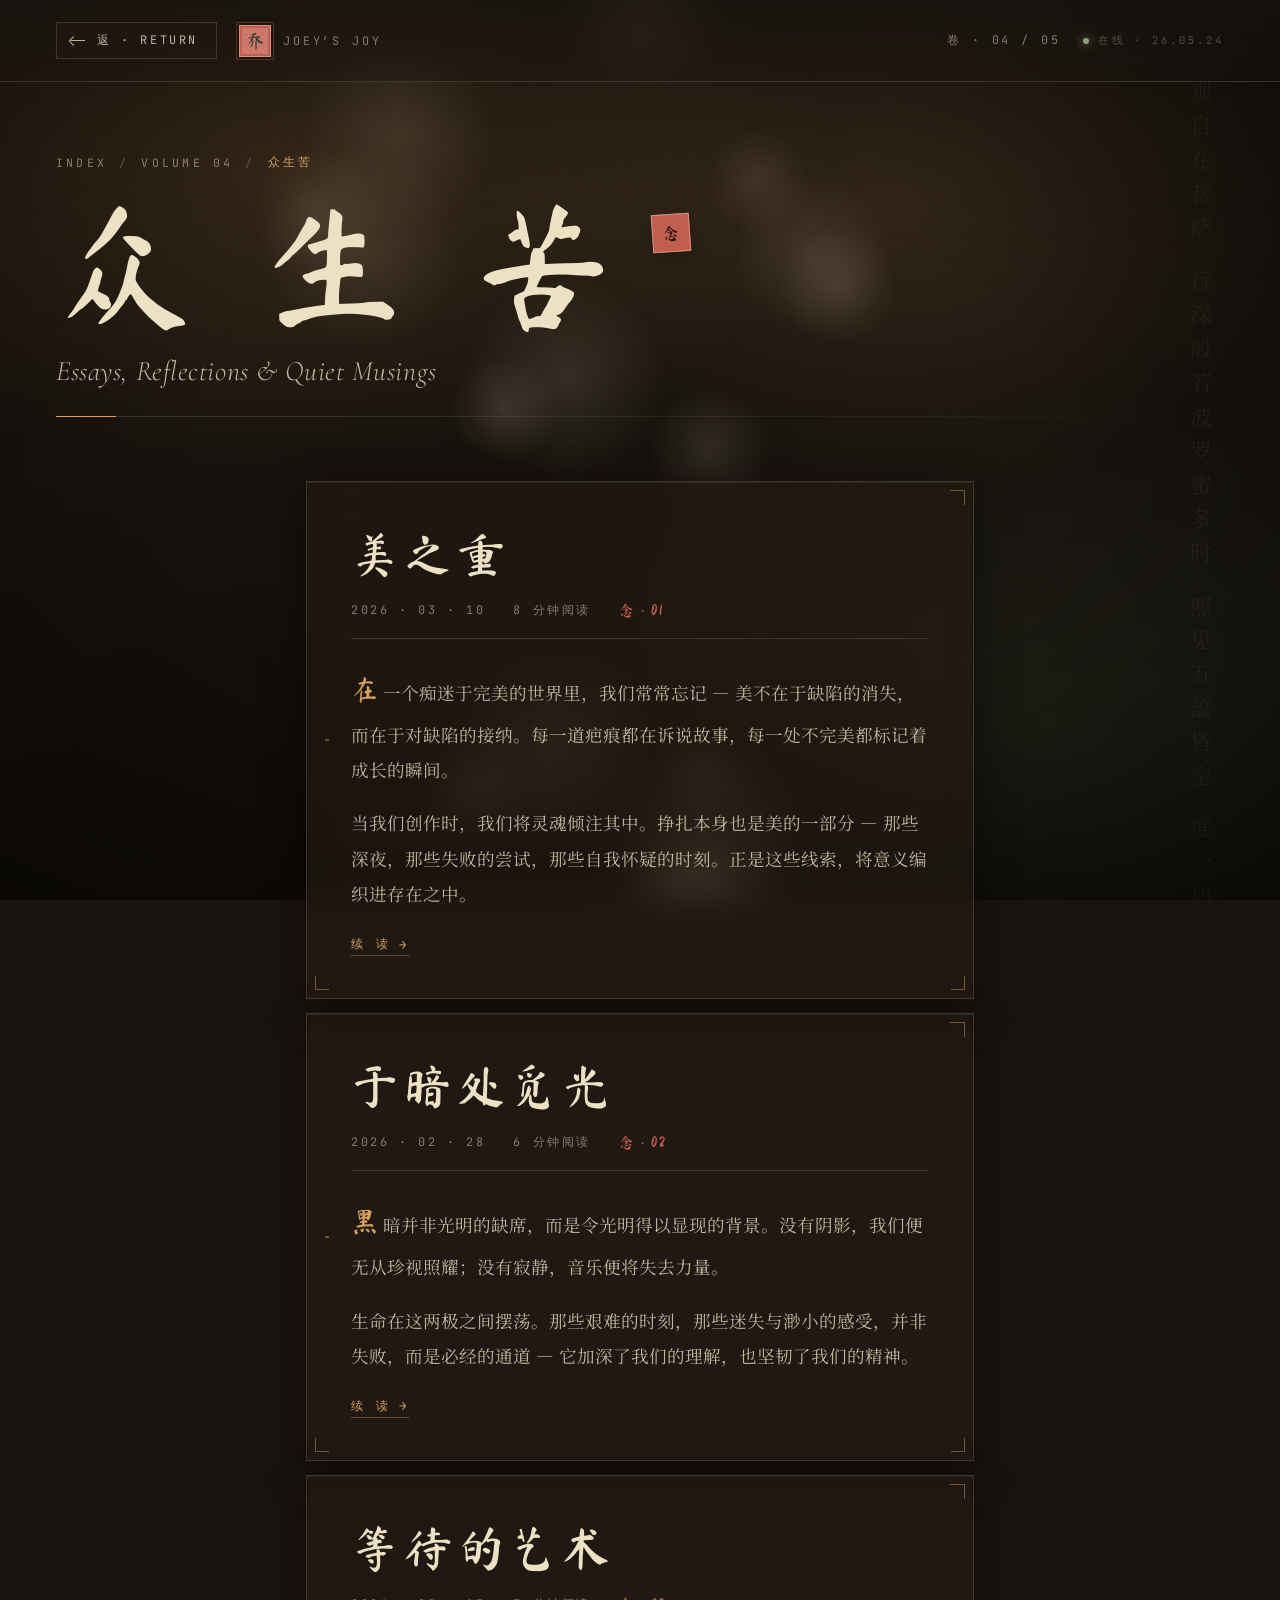
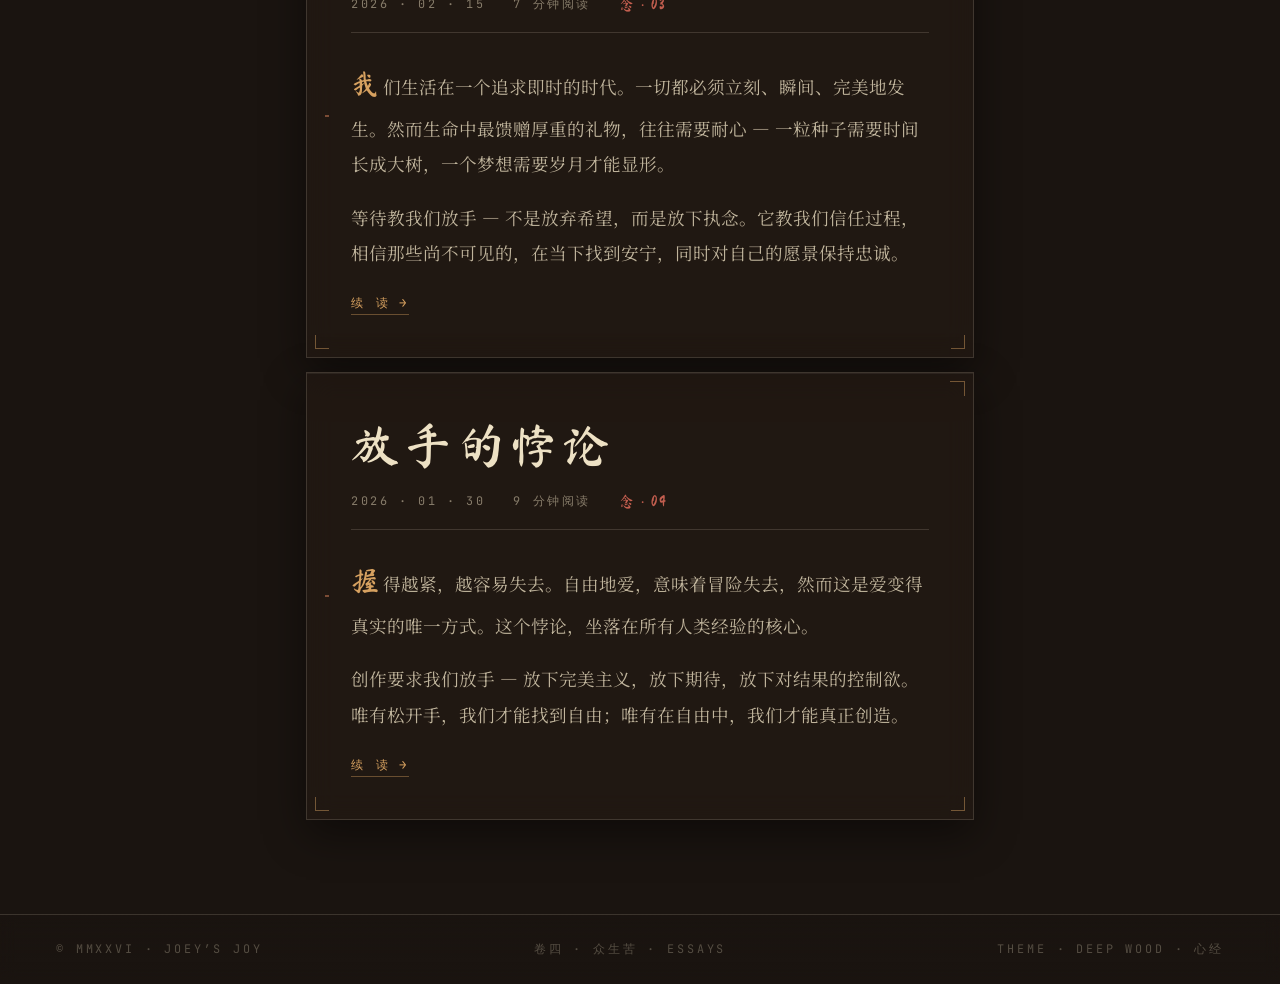
<file: sections/essays.html>
<!DOCTYPE html>
<html lang="zh-CN">
<head>
  <meta charset="UTF-8">
  <meta name="viewport" content="width=device-width, initial-scale=1.0">
  <title>众生苦 · Joey's Joy</title>
  <link rel="preconnect" href="https://fonts.googleapis.com">
  <link rel="preconnect" href="https://fonts.gstatic.com" crossorigin>
  <link href="https://fonts.googleapis.com/css2?family=Ma+Shan+Zheng&family=Cormorant+Garamond:ital,wght@0,300;0,400;0,500;1,300;1,400;1,500&family=Noto+Serif+SC:wght@300;400;600&family=JetBrains+Mono:wght@300;400;500&display=swap" rel="stylesheet">
  <link rel="stylesheet" href="../assets/zen.css">
  <style>
    .content {
      position: relative; z-index: 10;
      max-width: 780px; margin: 0 auto;
      padding: 24px 56px 80px;
    }

    /* ── sutra ghost — heart sutra characters drifting in column ── */
    .sutra-ghost {
      position: fixed; inset: 0; z-index: 1;
      pointer-events: none;
      display: flex; justify-content: flex-end;
      padding: 80px 56px;
      overflow: hidden;
    }
    .sutra-ghost .col {
      writing-mode: vertical-rl;
      font-family: var(--han);
      font-size: 22px;
      letter-spacing: 0.55em;
      line-height: 2.2;
      color: var(--ink);
      opacity: 0.07;
      white-space: pre;
      user-select: none;
      animation: sutra-drift 80s linear infinite;
    }
    @keyframes sutra-drift {
      from { transform: translateY(0); }
      to   { transform: translateY(-30%); }
    }

    /* ── essay cards ─────────────────────────────────── */
    .essay {
      padding: 42px 44px;
      margin-bottom: 14px;
      cursor: pointer;
      position: relative;
    }
    .essay::before {
      /* a faint cinnabar mark at the left edge */
      content: '';
      position: absolute;
      left: 18px; top: 50%;
      width: 3px; height: 0;
      background: var(--cinnabar);
      transition: height .5s cubic-bezier(.22,1,.36,1);
      transform: translateY(-50%);
    }
    .essay:hover::before { height: 40%; }

    .essay .ti {
      font-family: var(--brush);
      font-size: 3.0rem; font-weight: 400;
      letter-spacing: 0.10em;
      color: var(--ink);
      margin-bottom: 18px;
      line-height: 1.25;
      transition: color .35s;
    }
    .essay:hover .ti { color: var(--copper); }

    .essay-meta {
      display: flex; gap: 28px;
      font-family: var(--mono);
      font-size: 0.74rem; letter-spacing: 0.22em;
      text-transform: uppercase;
      color: var(--ink-dim);
      margin-bottom: 22px;
      padding-bottom: 18px;
      border-bottom: 1px solid var(--hair);
    }
    .essay-meta .stamp {
      color: var(--cinnabar);
      font-family: var(--brush);
      font-size: 0.95rem;
      letter-spacing: 0.12em;
      text-transform: none;
    }

    .essay-body {
      font-family: var(--han);
      font-size: 1.1rem; line-height: 2.0;
      color: var(--ink-soft);
      text-wrap: pretty;
    }
    .essay-body p + p { margin-top: 18px; }
    .essay-body p::first-letter {
      font-family: var(--brush);
      font-size: 1.6em;
      color: var(--copper);
      padding-right: 4px;
    }
    .essay-body p + p::first-letter {
      font-family: inherit; font-size: inherit; color: inherit; padding: 0;
    }

    .read-more {
      display: inline-flex; align-items: center; gap: 8px;
      margin-top: 24px;
      font-family: var(--mono);
      font-size: 0.78rem; letter-spacing: 0.24em;
      text-transform: uppercase;
      color: var(--copper);
      padding-bottom: 2px;
      border-bottom: 1px solid color-mix(in srgb, var(--copper) 40%, transparent);
      transition: all .3s;
    }
    .read-more:hover { color: var(--cinnabar); border-color: var(--cinnabar); }
    .read-more::after {
      content: '→';
      transition: transform .3s;
    }
    .essay:hover .read-more::after { transform: translateX(4px); }

    @media (max-width: 640px) {
      .content { padding: 22px 22px 60px; }
      .essay { padding: 28px 22px; }
      .essay .ti { font-size: 2.2rem; }
    }
  </style>
</head>
<body data-theme="dark" data-fx="incense">

  <div class="zen-field"></div>
  <div class="zen-grain"></div>
  <div class="zen-vignette"></div>

  <!-- Heart Sutra ghost text drifting on the right -->
  <div class="sutra-ghost" aria-hidden="true">
    <div class="col">观自在菩萨 行深般若波罗蜜多时 照见五蕴皆空 度一切苦厄 舍利子 色不异空 空不异色 色即是空 空即是色 受想行识 亦复如是 舍利子 是诸法空相 不生不灭 不垢不净 不增不减 是故空中无色 无受想行识 无眼耳鼻舌身意 无色声香味触法 无眼界 乃至无意识界 无无明 亦无无明尽 乃至无老死 亦无老死尽 无苦集灭道 无智亦无得</div>
  </div>

  <div class="zen-stage">

    <header class="zen-topbar zen-rise">
      <div class="left">
        <a href="../index.html" class="zen-back">
          <span class="arrow"></span>
          <span>返 · Return</span>
        </a>
        <span class="zen-brand">
          <span class="seal">乔</span>
          <span class="mono dim">Joey&rsquo;s Joy</span>
        </span>
      </div>
      <div class="right">
        <span class="mono dim">卷 · 04 / 05</span>
        <span class="zen-live"><span class="pulse"></span><span class="mono small ghost">在线 · 26.05.24</span></span>
      </div>
    </header>

    <header class="zen-head zen-rise d1">
      <div class="zen-crumb">
        <span>Index</span><span class="sep">/</span>
        <span>Volume 04</span><span class="sep">/</span>
        <span class="here">众生苦</span>
      </div>
      <h1>众 生 苦<span class="h1-seal">念</span></h1>
      <div class="en-title"><em>Essays, Reflections &amp; Quiet Musings</em></div>
      <div class="rule"></div>
    </header>

    <main class="content">

      <article class="essay zen-card zen-corners zen-rise d2">
        <span class="c-bl"></span><span class="c-br"></span>
        <div class="ti">美之重</div>
        <div class="essay-meta">
          <span>2026 · 03 · 10</span>
          <span>8 分钟阅读</span>
          <span class="stamp">念 · 01</span>
        </div>
        <div class="essay-body">
          <p>在一个痴迷于完美的世界里，我们常常忘记 — 美不在于缺陷的消失，而在于对缺陷的接纳。每一道疤痕都在诉说故事，每一处不完美都标记着成长的瞬间。</p>
          <p>当我们创作时，我们将灵魂倾注其中。挣扎本身也是美的一部分 — 那些深夜，那些失败的尝试，那些自我怀疑的时刻。正是这些线索，将意义编织进存在之中。</p>
        </div>
        <a href="#" class="read-more">续 读</a>
      </article>

      <article class="essay zen-card zen-corners">
        <span class="c-bl"></span><span class="c-br"></span>
        <div class="ti">于暗处觅光</div>
        <div class="essay-meta">
          <span>2026 · 02 · 28</span>
          <span>6 分钟阅读</span>
          <span class="stamp">念 · 02</span>
        </div>
        <div class="essay-body">
          <p>黑暗并非光明的缺席，而是令光明得以显现的背景。没有阴影，我们便无从珍视照耀；没有寂静，音乐便将失去力量。</p>
          <p>生命在这两极之间摆荡。那些艰难的时刻，那些迷失与渺小的感受，并非失败，而是必经的通道 — 它加深了我们的理解，也坚韧了我们的精神。</p>
        </div>
        <a href="#" class="read-more">续 读</a>
      </article>

      <article class="essay zen-card zen-corners">
        <span class="c-bl"></span><span class="c-br"></span>
        <div class="ti">等待的艺术</div>
        <div class="essay-meta">
          <span>2026 · 02 · 15</span>
          <span>7 分钟阅读</span>
          <span class="stamp">念 · 03</span>
        </div>
        <div class="essay-body">
          <p>我们生活在一个追求即时的时代。一切都必须立刻、瞬间、完美地发生。然而生命中最馈赠厚重的礼物，往往需要耐心 — 一粒种子需要时间长成大树，一个梦想需要岁月才能显形。</p>
          <p>等待教我们放手 — 不是放弃希望，而是放下执念。它教我们信任过程，相信那些尚不可见的，在当下找到安宁，同时对自己的愿景保持忠诚。</p>
        </div>
        <a href="#" class="read-more">续 读</a>
      </article>

      <article class="essay zen-card zen-corners">
        <span class="c-bl"></span><span class="c-br"></span>
        <div class="ti">放手的悖论</div>
        <div class="essay-meta">
          <span>2026 · 01 · 30</span>
          <span>9 分钟阅读</span>
          <span class="stamp">念 · 04</span>
        </div>
        <div class="essay-body">
          <p>握得越紧，越容易失去。自由地爱，意味着冒险失去，然而这是爱变得真实的唯一方式。这个悖论，坐落在所有人类经验的核心。</p>
          <p>创作要求我们放手 — 放下完美主义，放下期待，放下对结果的控制欲。唯有松开手，我们才能找到自由；唯有在自由中，我们才能真正创造。</p>
        </div>
        <a href="#" class="read-more">续 读</a>
      </article>

    </main>

    <footer class="zen-foot">
      <span class="mono ghost">© MMXXVI · Joey&rsquo;s Joy</span>
      <span class="mono ghost">卷四 · 众生苦 · Essays</span>
      <span class="mono ghost">Theme · Deep Wood · 心经</span>
    </footer>

  </div>

  <script src="../assets/zen-fx.js"></script>
  <script>
    document.querySelectorAll('.essay').forEach(c => {
      c.addEventListener('click', e => {
        if (e.target.closest('a')) return;
        const t = c.querySelector('.ti')?.textContent.trim() || '';
        const d = c.querySelector('.essay-meta span:first-child')?.textContent.trim() || '';
        location.href = 'article.html?from=essays'
          + '&title=' + encodeURIComponent(t)
          + '&date='  + encodeURIComponent(d);
      });
    });
  </script>
</body>
</html>
</file>
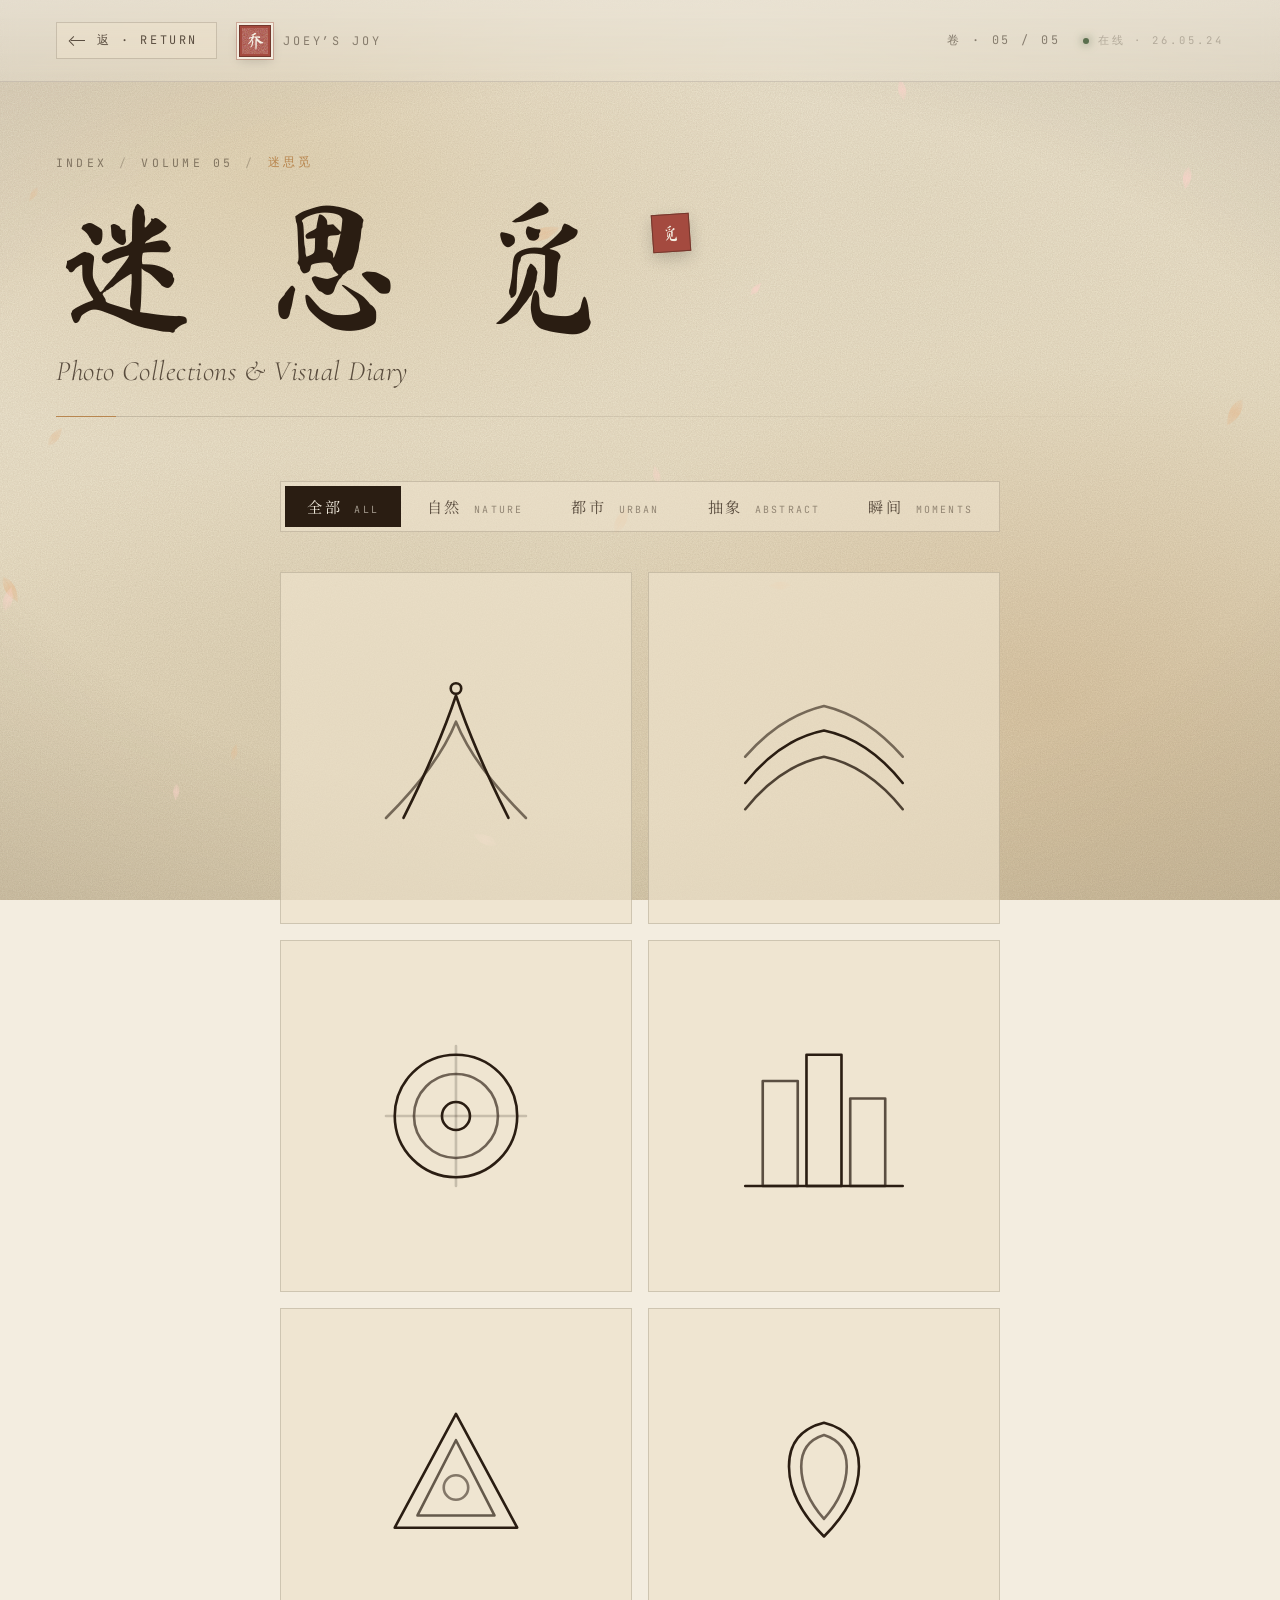
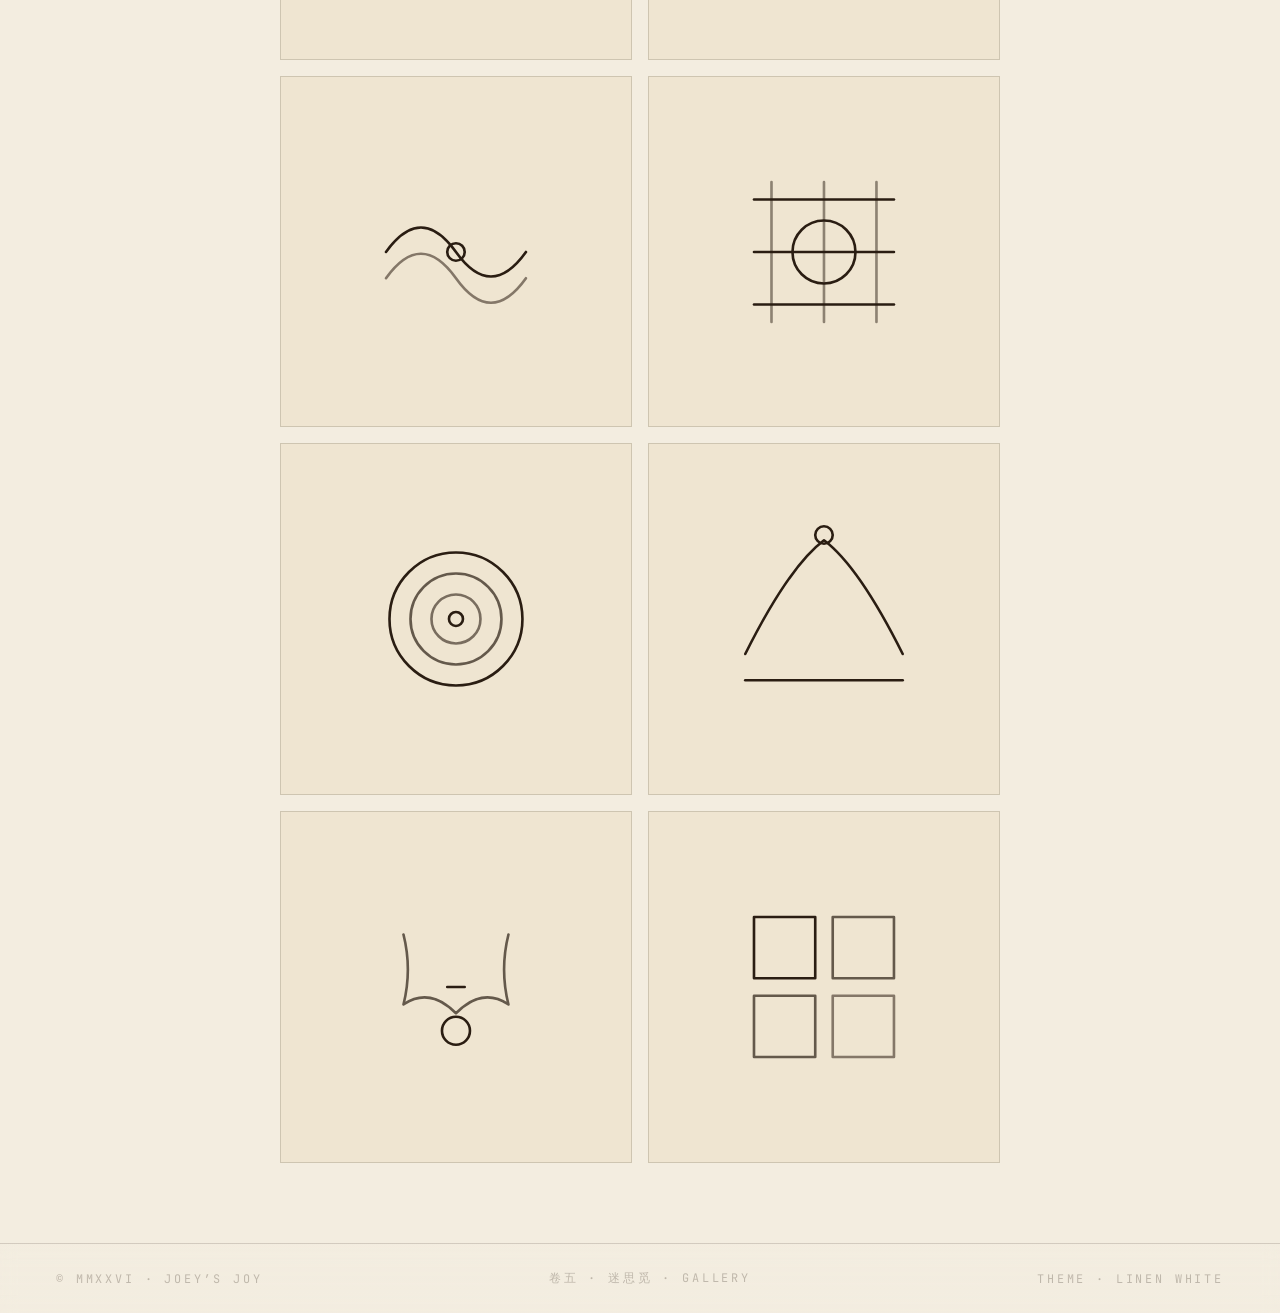
<file: sections/gallery.html>
<!DOCTYPE html>
<html lang="zh-CN">
<head>
  <meta charset="UTF-8">
  <meta name="viewport" content="width=device-width, initial-scale=1.0">
  <title>迷思觅 · Joey's Joy</title>
  <link rel="preconnect" href="https://fonts.googleapis.com">
  <link rel="preconnect" href="https://fonts.gstatic.com" crossorigin>
  <link href="https://fonts.googleapis.com/css2?family=Ma+Shan+Zheng&family=Cormorant+Garamond:ital,wght@0,300;0,400;0,500;1,300;1,400;1,500&family=Noto+Serif+SC:wght@300;400;600&family=JetBrains+Mono:wght@300;400;500&display=swap" rel="stylesheet">
  <link rel="stylesheet" href="../assets/zen.css">
  <style>
    .content {
      position: relative; z-index: 10;
      max-width: 1280px; margin: 0 auto;
      padding: 24px 56px 80px;
    }

    /* ── filters ── */
    .filters {
      display: flex; gap: 4px; margin-bottom: 40px;
      width: fit-content;
      padding: 4px;
      background: color-mix(in srgb, var(--paper-warm) 60%, transparent);
      border: 1px solid var(--hair);
    }
    .filter-btn {
      padding: 10px 22px;
      background: transparent;
      border: none;
      font-family: var(--han);
      font-size: 0.95rem; letter-spacing: 0.16em;
      color: var(--ink-soft);
      cursor: pointer;
      transition: all .3s;
      position: relative;
    }
    .filter-btn:hover { color: var(--ink); }
    .filter-btn.active {
      color: var(--paper);
      background: var(--ink);
    }
    .filter-btn .en {
      font-family: var(--mono);
      font-size: 0.62rem;
      letter-spacing: 0.22em;
      text-transform: uppercase;
      opacity: 0.6;
      margin-left: 6px;
    }

    /* ── gallery grid ── */
    .gallery {
      display: grid;
      grid-template-columns: repeat(auto-fill, minmax(280px, 1fr));
      gap: 16px;
    }

    .gi {
      position: relative; aspect-ratio: 1;
      background: color-mix(in srgb, var(--paper-warm) 70%, transparent);
      border: 1px solid var(--hair);
      cursor: pointer; overflow: hidden;
      display: grid; place-items: center;
      transition: all .4s cubic-bezier(.22,1,.36,1);
    }
    .gi:hover {
      border-color: var(--copper);
      box-shadow: 0 18px 40px rgba(40, 24, 8, .14);
    }

    .gi .inner {
      width: 60%; height: 60%;
      display: grid; place-items: center;
      transition: transform .5s cubic-bezier(.22,1,.36,1);
    }
    .gi:hover .inner { transform: scale(0.92); }
    .gi .inner svg { width: 100%; height: 100%; }
    .gi .inner svg :where(path, circle, line, rect, polygon, polyline) {
      stroke: var(--ink); fill: none;
      stroke-width: 1.5; stroke-linecap: round; stroke-linejoin: round;
    }

    .gi .overlay {
      position: absolute; inset: 0;
      background:
        linear-gradient(180deg, transparent 50%, rgba(42,29,18,.92) 100%);
      opacity: 0; transition: opacity .4s;
      display: flex; flex-direction: column; justify-content: flex-end;
      padding: 24px;
    }
    .gi:hover .overlay { opacity: 1; }
    .gi .ti {
      font-family: var(--brush);
      font-size: 1.7rem; letter-spacing: 0.16em;
      color: var(--paper);
      margin-bottom: 4px;
      line-height: 1;
    }
    .gi .date {
      font-family: var(--mono);
      font-size: 0.66rem; letter-spacing: 0.24em;
      text-transform: uppercase;
      color: color-mix(in srgb, var(--paper) 70%, transparent);
    }
    .gi .stamp {
      position: absolute; top: 12px; right: 12px;
      width: 22px; height: 22px;
      display: grid; place-items: center;
      font-family: var(--brush);
      font-size: 0.78rem;
      color: var(--paper);
      background: var(--cinnabar);
      opacity: 0;
      transition: opacity .4s;
    }
    .gi:hover .stamp { opacity: 0.9; }

    .gi.hidden { opacity: 0.12; pointer-events: none; transform: scale(.96); }

    @media (max-width: 640px) {
      .content { padding: 22px 22px 60px; }
      .gallery { grid-template-columns: repeat(2, 1fr); gap: 10px; }
      .filters { flex-wrap: wrap; }
    }
  </style>
</head>
<body data-theme="light" data-fx="petals">

  <div class="zen-field"></div>
  <div class="zen-grain"></div>
  <div class="zen-vignette"></div>

  <div class="zen-stage">

    <header class="zen-topbar zen-rise">
      <div class="left">
        <a href="../index.html" class="zen-back">
          <span class="arrow"></span>
          <span>返 · Return</span>
        </a>
        <span class="zen-brand">
          <span class="seal">乔</span>
          <span class="mono dim">Joey&rsquo;s Joy</span>
        </span>
      </div>
      <div class="right">
        <span class="mono dim">卷 · 05 / 05</span>
        <span class="zen-live"><span class="pulse"></span><span class="mono small ghost">在线 · 26.05.24</span></span>
      </div>
    </header>

    <header class="zen-head zen-rise d1">
      <div class="zen-crumb">
        <span>Index</span><span class="sep">/</span>
        <span>Volume 05</span><span class="sep">/</span>
        <span class="here">迷思觅</span>
      </div>
      <h1>迷 思 觅<span class="h1-seal">觅</span></h1>
      <div class="en-title"><em>Photo Collections &amp; Visual Diary</em></div>
      <div class="rule"></div>
    </header>

    <main class="content">

      <div class="filters zen-rise d2">
        <button class="filter-btn active" data-filter="all">全部 <span class="en">All</span></button>
        <button class="filter-btn" data-filter="nature">自然 <span class="en">Nature</span></button>
        <button class="filter-btn" data-filter="urban">都市 <span class="en">Urban</span></button>
        <button class="filter-btn" data-filter="abstract">抽象 <span class="en">Abstract</span></button>
        <button class="filter-btn" data-filter="moments">瞬间 <span class="en">Moments</span></button>
      </div>

      <div class="gallery zen-rise d3">

        <div class="gi" data-category="nature">
          <div class="inner">
            <svg viewBox="0 0 120 120">
              <path d="M30 100 Q50 60 60 30 Q70 60 90 100"/>
              <path d="M20 100 Q50 70 60 45 Q70 70 100 100" opacity="0.6"/>
              <circle cx="60" cy="26" r="3" fill="currentColor"/>
            </svg>
          </div>
          <span class="stamp">觅</span>
          <div class="overlay"><div class="ti">林间低语</div><div class="date">2026 · 03</div></div>
        </div>

        <div class="gi" data-category="abstract">
          <div class="inner">
            <svg viewBox="0 0 120 120">
              <path d="M15 80 Q35 55 60 50 Q85 55 105 80"/>
              <path d="M15 95 Q35 70 60 65 Q85 70 105 95" opacity="0.8"/>
              <path d="M15 65 Q35 42 60 36 Q85 42 105 65" opacity="0.6"/>
            </svg>
          </div>
          <span class="stamp">觅</span>
          <div class="overlay"><div class="ti">流动之梦</div><div class="date">2026 · 03</div></div>
        </div>

        <div class="gi" data-category="moments">
          <div class="inner">
            <svg viewBox="0 0 120 120">
              <circle cx="60" cy="60" r="35"/>
              <circle cx="60" cy="60" r="24" opacity="0.65"/>
              <circle cx="60" cy="60" r="8" fill="currentColor"/>
              <line x1="60" y1="20" x2="60" y2="100" opacity="0.2"/>
              <line x1="20" y1="60" x2="100" y2="60" opacity="0.2"/>
            </svg>
          </div>
          <span class="stamp">觅</span>
          <div class="overlay"><div class="ti">黄金时刻</div><div class="date">2026 · 02</div></div>
        </div>

        <div class="gi" data-category="urban">
          <div class="inner">
            <svg viewBox="0 0 120 120">
              <rect x="25" y="40" width="20" height="60" opacity="0.75"/>
              <rect x="50" y="25" width="20" height="75"/>
              <rect x="75" y="50" width="20" height="50" opacity="0.75"/>
              <line x1="15" y1="100" x2="105" y2="100"/>
            </svg>
          </div>
          <span class="stamp">觅</span>
          <div class="overlay"><div class="ti">城市夜语</div><div class="date">2026 · 02</div></div>
        </div>

        <div class="gi" data-category="abstract">
          <div class="inner">
            <svg viewBox="0 0 120 120">
              <polygon points="60,20 95,85 25,85"/>
              <polygon points="60,35 82,78 38,78" opacity="0.7"/>
              <circle cx="60" cy="62" r="7" opacity="0.55"/>
            </svg>
          </div>
          <span class="stamp">觅</span>
          <div class="overlay"><div class="ti">以太之光</div><div class="date">2026 · 02</div></div>
        </div>

        <div class="gi" data-category="nature">
          <div class="inner">
            <svg viewBox="0 0 120 120">
              <path d="M60 90 Q40 70 40 50 Q40 30 60 25 Q80 30 80 50 Q80 70 60 90 Z"/>
              <path d="M60 80 Q47 65 47 50 Q47 36 60 32 Q73 36 73 50 Q73 65 60 80 Z" opacity="0.65"/>
            </svg>
          </div>
          <span class="stamp">觅</span>
          <div class="overlay"><div class="ti">盛开系列</div><div class="date">2026 · 01</div></div>
        </div>

        <div class="gi" data-category="moments">
          <div class="inner">
            <svg viewBox="0 0 120 120">
              <path d="M20 60 Q40 32 60 60 Q80 88 100 60"/>
              <circle cx="60" cy="60" r="5" fill="currentColor"/>
              <path d="M20 75 Q40 47 60 75 Q80 103 100 75" opacity="0.55"/>
            </svg>
          </div>
          <span class="stamp">觅</span>
          <div class="overlay"><div class="ti">表情</div><div class="date">2026 · 01</div></div>
        </div>

        <div class="gi" data-category="urban">
          <div class="inner">
            <svg viewBox="0 0 120 120">
              <line x1="20" y1="30" x2="100" y2="30"/>
              <line x1="20" y1="60" x2="100" y2="60"/>
              <line x1="20" y1="90" x2="100" y2="90"/>
              <line x1="30" y1="20" x2="30" y2="100" opacity="0.5"/>
              <line x1="60" y1="20" x2="60" y2="100" opacity="0.5"/>
              <line x1="90" y1="20" x2="90" y2="100" opacity="0.5"/>
              <circle cx="60" cy="60" r="18"/>
            </svg>
          </div>
          <span class="stamp">觅</span>
          <div class="overlay"><div class="ti">都会</div><div class="date">2025 · 12</div></div>
        </div>

        <div class="gi" data-category="abstract">
          <div class="inner">
            <svg viewBox="0 0 120 120">
              <circle cx="60" cy="60" r="38"/>
              <circle cx="60" cy="60" r="26" opacity="0.7"/>
              <circle cx="60" cy="60" r="14" opacity="0.6"/>
              <circle cx="60" cy="60" r="4" fill="currentColor"/>
            </svg>
          </div>
          <span class="stamp">觅</span>
          <div class="overlay"><div class="ti">宇宙旅途</div><div class="date">2025 · 12</div></div>
        </div>

        <div class="gi" data-category="nature">
          <div class="inner">
            <svg viewBox="0 0 120 120">
              <path d="M15 80 Q40 30 60 15 Q80 30 105 80"/>
              <path d="M15 95 L105 95"/>
              <circle cx="60" cy="12" r="5" fill="currentColor"/>
            </svg>
          </div>
          <span class="stamp">觅</span>
          <div class="overlay"><div class="ti">黎明</div><div class="date">2025 · 11</div></div>
        </div>

        <div class="gi" data-category="moments">
          <div class="inner">
            <svg viewBox="0 0 120 120">
              <path d="M30 30 Q35 50 30 70 Q45 60 60 75 Q75 60 90 70 Q85 50 90 30" opacity="0.7"/>
              <circle cx="60" cy="85" r="8"/>
              <line x1="55" y1="60" x2="65" y2="60"/>
            </svg>
          </div>
          <span class="stamp">觅</span>
          <div class="overlay"><div class="ti">雨中倒影</div><div class="date">2025 · 11</div></div>
        </div>

        <div class="gi" data-category="abstract">
          <div class="inner">
            <svg viewBox="0 0 120 120">
              <rect x="20" y="20" width="35" height="35"/>
              <rect x="65" y="20" width="35" height="35" opacity="0.7"/>
              <rect x="20" y="65" width="35" height="35" opacity="0.7"/>
              <rect x="65" y="65" width="35" height="35" opacity="0.55"/>
            </svg>
          </div>
          <span class="stamp">觅</span>
          <div class="overlay"><div class="ti">色彩游戏</div><div class="date">2025 · 10</div></div>
        </div>

      </div>

    </main>

    <footer class="zen-foot">
      <span class="mono ghost">© MMXXVI · Joey&rsquo;s Joy</span>
      <span class="mono ghost">卷五 · 迷思觅 · Gallery</span>
      <span class="mono ghost">Theme · Linen White</span>
    </footer>

  </div>

  <script src="../assets/zen-fx.js"></script>
  <script>
    document.querySelectorAll('.filter-btn').forEach(btn => {
      btn.addEventListener('click', function() {
        document.querySelectorAll('.filter-btn').forEach(b => b.classList.remove('active'));
        this.classList.add('active');
        const f = this.dataset.filter;
        document.querySelectorAll('.gi').forEach(item => {
          if (f === 'all' || item.dataset.category === f) item.classList.remove('hidden');
          else item.classList.add('hidden');
        });
      });
    });
    document.querySelectorAll('.gi').forEach(c => {
      c.addEventListener('click', e => {
        if (e.target.closest('a')) return;
        const t = c.querySelector('.ti')?.textContent.trim() || '';
        const d = c.querySelector('.date')?.textContent.trim() || '';
        location.href = 'article.html?from=gallery'
          + '&title=' + encodeURIComponent(t)
          + '&date='  + encodeURIComponent(d);
      });
    });
  </script>
</body>
</html>
</file>
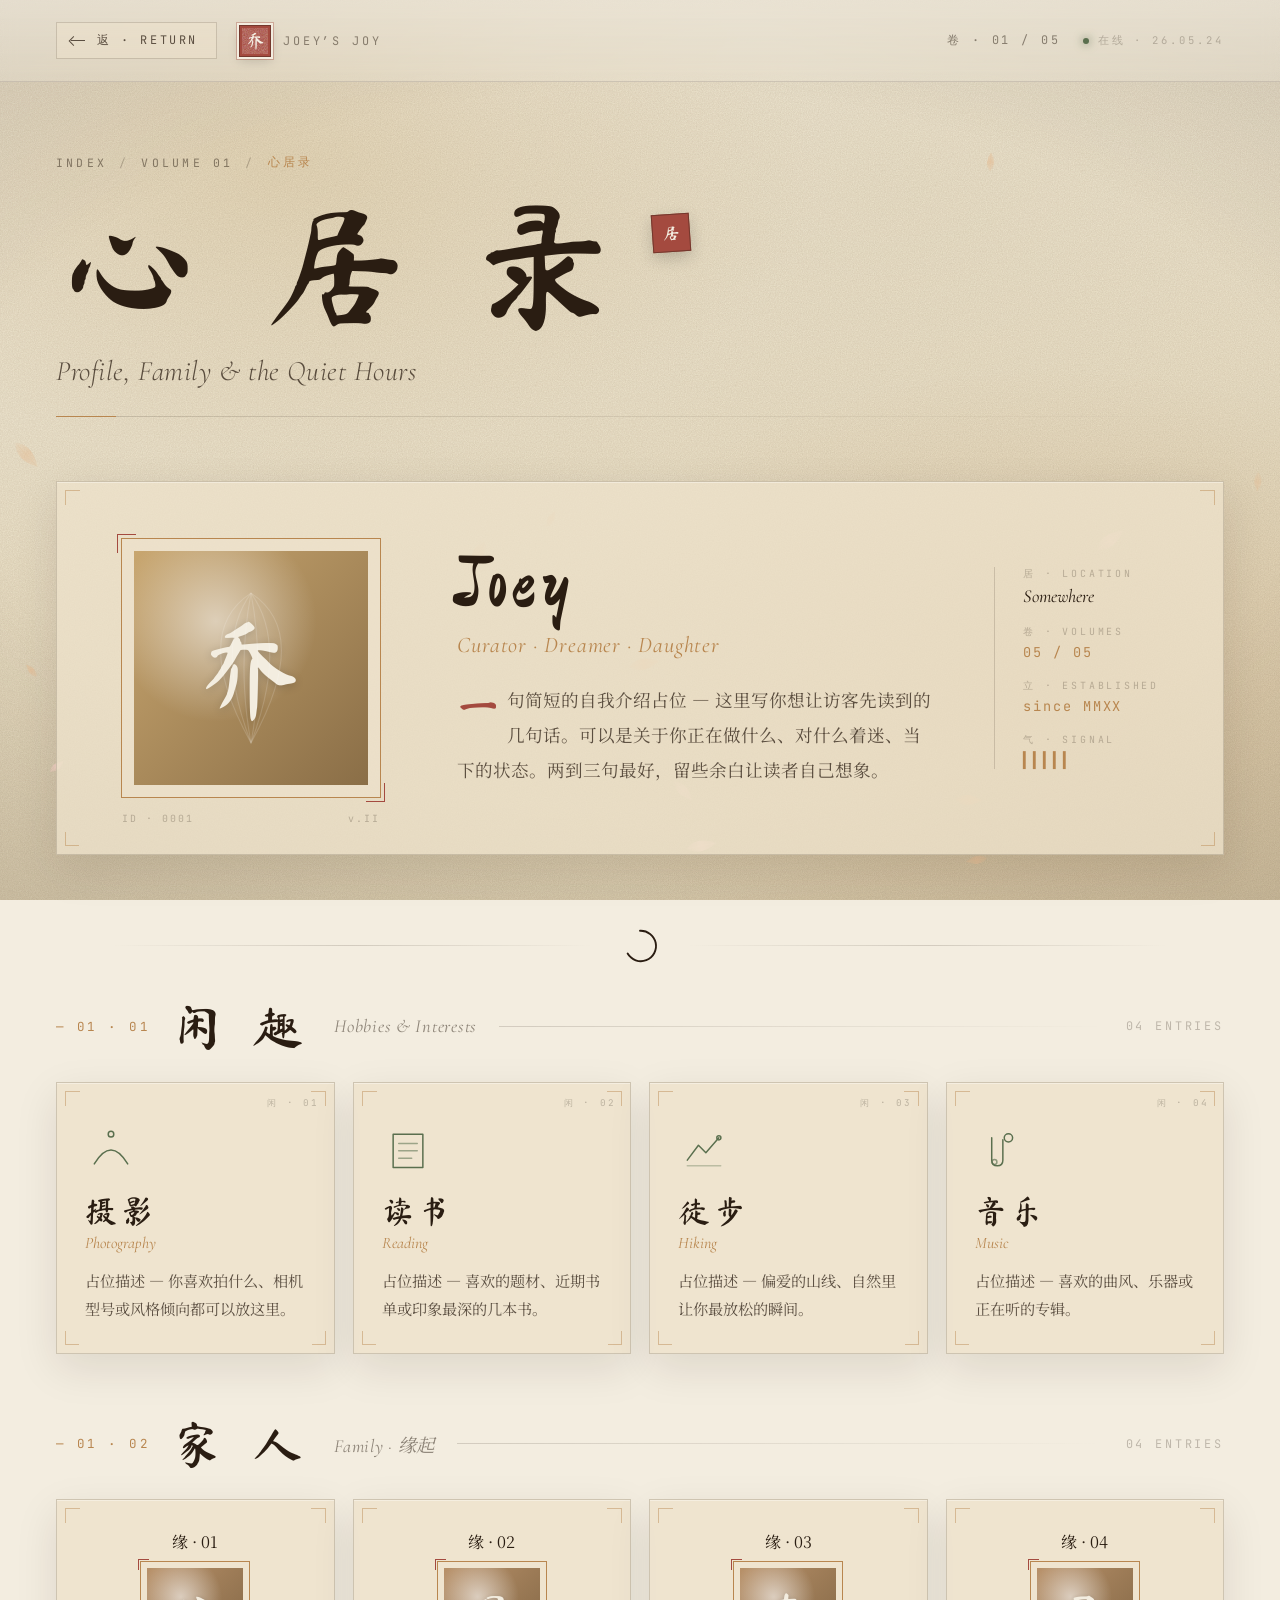
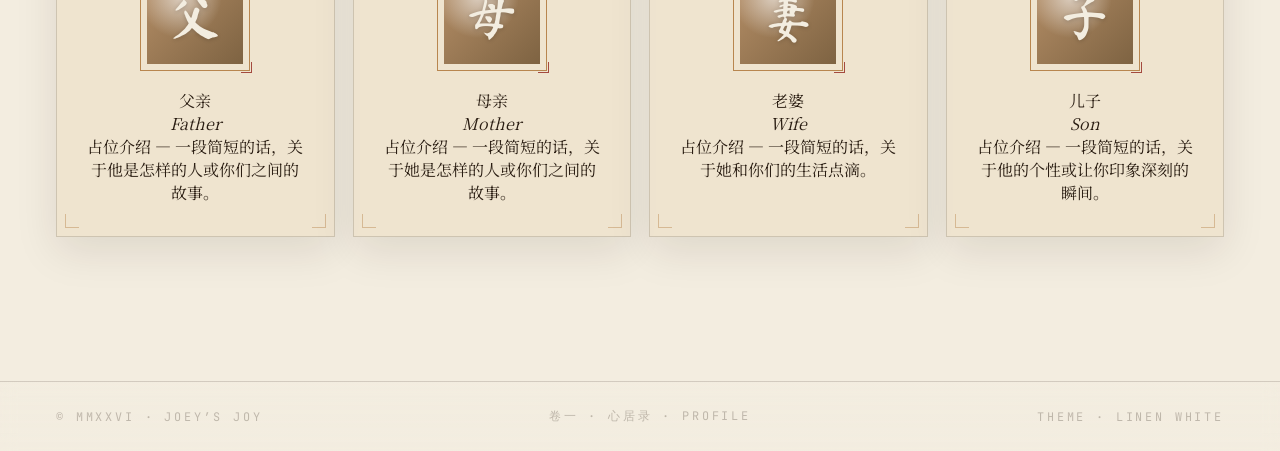
<file: sections/profile.html>
<!DOCTYPE html>
<html lang="zh-CN">
<head>
  <meta charset="UTF-8">
  <meta name="viewport" content="width=device-width, initial-scale=1.0">
  <title>心居录 · Joey's Joy</title>
  <link rel="preconnect" href="https://fonts.googleapis.com">
  <link rel="preconnect" href="https://fonts.gstatic.com" crossorigin>
  <link href="https://fonts.googleapis.com/css2?family=Ma+Shan+Zheng&family=Cormorant+Garamond:ital,wght@0,300;0,400;0,500;1,300;1,400;1,500&family=Noto+Serif+SC:wght@300;400;600&family=JetBrains+Mono:wght@300;400;500&display=swap" rel="stylesheet">
  <link rel="stylesheet" href="../assets/zen.css">
  <style>
    .content {
      position: relative; z-index: 10;
      max-width: 1380px; margin: 0 auto;
      padding: 24px 56px 80px;
    }
    section { margin-bottom: 64px; }

    /* ── HERO ─────────────────────────────────────── */
    .hero {
      position: relative;
      display: grid;
      grid-template-columns: 280px 1fr auto;
      gap: 56px;
      align-items: center;
      padding: 56px 64px;
      margin-bottom: 72px;
    }

    .avatar-frame {
      position: relative;
      width: 260px; height: 260px;
      padding: 12px;
      border: 1px solid var(--copper);
      background: color-mix(in srgb, var(--paper-warm) 60%, transparent);
    }
    .avatar-frame::before,
    .avatar-frame::after {
      content: '';
      position: absolute;
      width: 18px; height: 18px;
      border: 1.2px solid var(--cinnabar);
    }
    .avatar-frame::before { top: -5px; left: -5px;  border-right: none; border-bottom: none; }
    .avatar-frame::after  { bottom: -5px; right: -5px; border-left:  none; border-top:    none; }

    .avatar {
      width: 100%; height: 100%;
      position: relative;
      display: grid; place-items: center;
      background:
        radial-gradient(circle at 35% 30%, rgba(255,255,255,.55) 0%, transparent 45%),
        linear-gradient(135deg, #c8a66f 0%, #8a6e47 100%);
      font-family: var(--brush);
      font-size: 7rem;
      color: var(--paper);
      text-shadow: 0 2px 10px rgba(0,0,0,.18);
      overflow: hidden;
    }
    /* a lotus silhouette in the avatar bg */
    .avatar::before {
      content: '';
      position: absolute; inset: 0;
      background-image: url("data:image/svg+xml;utf8,<svg xmlns='http://www.w3.org/2000/svg' viewBox='0 0 100 100'><g fill='none' stroke='%23ffffff' stroke-opacity='0.15' stroke-width='0.5'><path d='M50 18 Q56 50 50 82 Q44 50 50 18 Z'/><path d='M50 18 Q66 40 50 82 Q34 40 50 18 Z'/><path d='M50 18 Q76 35 50 82 Q24 35 50 18 Z'/></g></svg>");
      background-size: contain; background-repeat: no-repeat; background-position: center;
    }
    .avatar-meta {
      position: absolute;
      bottom: -28px; left: 0; right: 0;
      display: flex; justify-content: space-between;
      font-family: var(--mono);
      font-size: 0.62rem;
      letter-spacing: 0.20em;
      color: var(--ink-ghost);
    }

    .hero-text h2 {
      font-family: var(--brush);
      font-size: clamp(3rem, 5.5vw, 4.6rem);
      font-weight: 400;
      letter-spacing: 0.08em;
      color: var(--ink);
      margin-bottom: 12px;
      line-height: 1;
    }
    .hero-text .role {
      font-family: var(--serif);
      font-style: italic;
      font-size: 1.4rem;
      color: var(--copper);
      letter-spacing: 0.04em;
      margin-bottom: 24px;
    }
    .hero-text .bio {
      font-family: var(--han);
      font-size: 1.1rem;
      line-height: 2.0;
      color: var(--ink-soft);
      max-width: 560px;
      text-wrap: pretty;
    }
    .hero-text .bio::first-letter {
      font-family: var(--brush);
      font-size: 2.4em;
      float: left;
      line-height: 0.9;
      padding: 4px 8px 0 0;
      color: var(--cinnabar);
    }

    .readout {
      display: flex; flex-direction: column; gap: 18px;
      min-width: 140px;
      padding-left: 28px;
      border-left: 1px solid var(--hair);
    }
    .readout .row { display: flex; flex-direction: column; gap: 4px; }
    .readout .row .k {
      font-family: var(--mono);
      font-size: 0.62rem;
      letter-spacing: 0.28em;
      text-transform: uppercase;
      color: var(--ink-ghost);
    }
    .readout .row .v {
      font-family: var(--serif);
      font-style: italic;
      font-size: 1.15rem;
      color: var(--ink);
    }
    .readout .row .v.mono-v {
      font-family: var(--mono);
      font-style: normal;
      font-size: 0.85rem;
      color: var(--copper);
      letter-spacing: 0.14em;
    }

    /* ── chapter divider (enso) ──────────────────── */
    .chapter-mark {
      display: flex; align-items: center; gap: 28px;
      margin: 0 auto 36px;
      max-width: 1380px;
      padding: 0 56px;
    }
    .chapter-mark .line {
      flex: 1; height: 1px;
      background: linear-gradient(90deg, transparent, var(--hair) 50%, transparent);
    }
    .chapter-mark .enso {
      width: 38px; height: 38px;
      flex: 0 0 38px;
    }
    .chapter-mark .enso svg { width: 100%; height: 100%; }

    /* ── grid (hobbies / family) ─────────────────── */
    .grid-4 {
      display: grid;
      grid-template-columns: repeat(4, 1fr);
      gap: 18px;
    }

    .card {
      padding: 32px 28px 30px;
      cursor: default;
    }
    .card .tag {
      position: absolute; top: 14px; right: 14px;
      font-family: var(--mono);
      font-size: 0.58rem;
      letter-spacing: 0.24em;
      color: var(--ink-ghost);
    }
    .card .icon {
      width: 52px; height: 52px;
      margin: 8px 0 20px;
      display: flex; align-items: center; justify-content: center;
    }
    .card .icon svg { width: 100%; height: 100%; }
    .card .icon svg :where(path, circle, line, rect, polygon) {
      stroke: var(--moss); fill: none;
      stroke-width: 1.6;
      stroke-linecap: round;
      stroke-linejoin: round;
    }
    .card:hover .icon svg :where(path, circle, line, rect, polygon) {
      stroke: var(--copper);
    }
    .card .ti {
      font-family: var(--brush);
      font-size: 2.0rem; letter-spacing: 0.14em;
      color: var(--ink);
      margin-bottom: 6px;
      line-height: 1;
    }
    .card .en {
      font-family: var(--serif);
      font-style: italic;
      font-size: 1rem;
      color: var(--copper);
      margin-bottom: 14px;
    }
    .card .desc {
      font-family: var(--han);
      font-size: 0.95rem; line-height: 1.85;
      color: var(--ink-soft);
    }

    /* family card */
    .person { text-align: center; padding: 30px 24px 32px; }
    .person .pa {
      position: relative;
      width: 110px; height: 110px;
      margin: 8px auto 18px;
      padding: 6px;
      border: 1px solid var(--copper);
    }
    .person .pa::before,
    .person .pa::after {
      content: '';
      position: absolute;
      width: 10px; height: 10px;
      border: 1px solid var(--cinnabar);
    }
    .person .pa::before { top: -3px; left: -3px;  border-right: none; border-bottom: none; }
    .person .pa::after  { bottom: -3px; right: -3px; border-left:  none; border-top:    none; }
    .person .pa .inner {
      width: 100%; height: 100%;
      display: grid; place-items: center;
      background:
        radial-gradient(circle at 35% 30%, rgba(255,255,255,.6) 0%, transparent 45%),
        linear-gradient(135deg, #b89169 0%, #7e6342 100%);
      font-family: var(--brush);
      font-size: 3.2rem;
      color: var(--paper);
      text-shadow: 0 1px 4px rgba(0,0,0,.18);
    }

    @media (max-width: 1100px) {
      .hero { grid-template-columns: 1fr; text-align: center; }
      .avatar-frame { margin: 0 auto; }
      .readout { border-left: none; border-top: 1px solid var(--hair); padding-left: 0; padding-top: 18px; flex-direction: row; flex-wrap: wrap; gap: 24px; justify-content: center; }
      .grid-4 { grid-template-columns: repeat(2, 1fr); }
    }
    @media (max-width: 640px) {
      .content { padding: 22px 22px 60px; }
      .hero { padding: 32px 24px; }
      .grid-4 { grid-template-columns: 1fr; }
    }
  </style>
</head>
<body data-theme="light" data-fx="petals">

  <div class="zen-field"></div>
  <div class="zen-grain"></div>
  <div class="zen-vignette"></div>

  <div class="zen-stage">

    <header class="zen-topbar zen-rise">
      <div class="left">
        <a href="../index.html" class="zen-back">
          <span class="arrow"></span>
          <span>返 · Return</span>
        </a>
        <span class="zen-brand">
          <span class="seal">乔</span>
          <span class="mono dim">Joey&rsquo;s Joy</span>
        </span>
      </div>
      <div class="right">
        <span class="mono dim">卷 · 01 / 05</span>
        <span class="zen-live"><span class="pulse"></span><span class="mono small ghost">在线 · 26.05.24</span></span>
      </div>
    </header>

    <header class="zen-head zen-rise d1">
      <div class="zen-crumb">
        <span>Index</span>
        <span class="sep">/</span>
        <span>Volume 01</span>
        <span class="sep">/</span>
        <span class="here">心居录</span>
      </div>
      <h1>心 居 录<span class="h1-seal">居</span></h1>
      <div class="en-title"><em>Profile, Family &amp; the Quiet Hours</em></div>
      <div class="rule"></div>
    </header>

    <main class="content">

      <!-- HERO -->
      <div class="hero zen-card zen-corners zen-rise d2">
        <span class="c-bl"></span><span class="c-br"></span>

        <div class="avatar-frame">
          <div class="avatar">乔</div>
          <div class="avatar-meta">
            <span>ID · 0001</span>
            <span>v.II</span>
          </div>
        </div>

        <div class="hero-text">
          <h2>Joey</h2>
          <div class="role"><em>Curator · Dreamer · Daughter</em></div>
          <p class="bio">一句简短的自我介绍占位 — 这里写你想让访客先读到的几句话。可以是关于你正在做什么、对什么着迷、当下的状态。两到三句最好，留些余白让读者自己想象。</p>
        </div>

        <div class="readout">
          <div class="row"><span class="k">居 · Location</span><span class="v"><em>Somewhere</em></span></div>
          <div class="row"><span class="k">卷 · Volumes</span><span class="v mono-v">05 / 05</span></div>
          <div class="row"><span class="k">立 · Established</span><span class="v mono-v">since MMXX</span></div>
          <div class="row"><span class="k">气 · Signal</span><span class="v mono-v">▍▍▍▍▍</span></div>
        </div>
      </div>

      <!-- chapter mark (enso) -->
      <div class="chapter-mark">
        <span class="line"></span>
        <span class="enso">
          <svg viewBox="0 0 40 40">
            <path d="M 20 4 A 16 16 0 1 1 7 28"
                  fill="none" stroke="#2a1d12" stroke-width="2" stroke-linecap="round"
                  stroke-dasharray="100" stroke-dashoffset="0"/>
          </svg>
        </span>
        <span class="line"></span>
      </div>

      <!-- hobbies -->
      <section>
        <div class="zen-sechead">
          <span class="idx">— 01 · 01</span>
          <h2>闲 趣</h2>
          <span class="en"><em>Hobbies &amp; Interests</em></span>
          <span class="line"></span>
          <span class="mono ghost">04 entries</span>
        </div>

        <div class="grid-4">

          <div class="card zen-card zen-corners">
            <span class="c-bl"></span><span class="c-br"></span>
            <span class="tag">闲 · 01</span>
            <div class="icon">
              <svg viewBox="0 0 56 56">
                <path d="M10 44 Q28 14 46 44"/>
                <circle cx="28" cy="12" r="3"/>
              </svg>
            </div>
            <div class="ti">摄影</div>
            <div class="en"><em>Photography</em></div>
            <div class="desc">占位描述 — 你喜欢拍什么、相机型号或风格倾向都可以放这里。</div>
          </div>

          <div class="card zen-card zen-corners">
            <span class="c-bl"></span><span class="c-br"></span>
            <span class="tag">闲 · 02</span>
            <div class="icon">
              <svg viewBox="0 0 56 56">
                <rect x="12" y="12" width="32" height="36"/>
                <line x1="18" y1="22" x2="38" y2="22" opacity="0.55"/>
                <line x1="18" y1="30" x2="38" y2="30" opacity="0.55"/>
                <line x1="18" y1="38" x2="32" y2="38" opacity="0.55"/>
              </svg>
            </div>
            <div class="ti">读书</div>
            <div class="en"><em>Reading</em></div>
            <div class="desc">占位描述 — 喜欢的题材、近期书单或印象最深的几本书。</div>
          </div>

          <div class="card zen-card zen-corners">
            <span class="c-bl"></span><span class="c-br"></span>
            <span class="tag">闲 · 03</span>
            <div class="icon">
              <svg viewBox="0 0 56 56">
                <path d="M10 40 L22 24 L30 32 L44 16"/>
                <circle cx="44" cy="16" r="2.2"/>
                <line x1="10" y1="46" x2="46" y2="46" opacity=".35"/>
              </svg>
            </div>
            <div class="ti">徒步</div>
            <div class="en"><em>Hiking</em></div>
            <div class="desc">占位描述 — 偏爱的山线、自然里让你最放松的瞬间。</div>
          </div>

          <div class="card zen-card zen-corners">
            <span class="c-bl"></span><span class="c-br"></span>
            <span class="tag">闲 · 04</span>
            <div class="icon">
              <svg viewBox="0 0 56 56">
                <path d="M18 16 L18 40 Q18 46 24 46 Q30 46 30 40 L30 18"/>
                <circle cx="36" cy="16" r="4.5"/>
                <circle cx="21" cy="42" r="2.6" stroke="none" fill="currentColor" opacity=".65"/>
              </svg>
            </div>
            <div class="ti">音乐</div>
            <div class="en"><em>Music</em></div>
            <div class="desc">占位描述 — 喜欢的曲风、乐器或正在听的专辑。</div>
          </div>

        </div>
      </section>

      <!-- family -->
      <section>
        <div class="zen-sechead">
          <span class="idx">— 01 · 02</span>
          <h2>家 人</h2>
          <span class="en"><em>Family · 缘起</em></span>
          <span class="line"></span>
          <span class="mono ghost">04 entries</span>
        </div>

        <div class="grid-4">

          <div class="person zen-card zen-corners">
            <span class="c-bl"></span><span class="c-br"></span>
            <span class="tag">缘 · 01</span>
            <div class="pa"><div class="inner">父</div></div>
            <div class="ti">父亲</div>
            <div class="en"><em>Father</em></div>
            <div class="desc" style="max-width:220px;margin:0 auto;">占位介绍 — 一段简短的话，关于他是怎样的人或你们之间的故事。</div>
          </div>

          <div class="person zen-card zen-corners">
            <span class="c-bl"></span><span class="c-br"></span>
            <span class="tag">缘 · 02</span>
            <div class="pa"><div class="inner">母</div></div>
            <div class="ti">母亲</div>
            <div class="en"><em>Mother</em></div>
            <div class="desc" style="max-width:220px;margin:0 auto;">占位介绍 — 一段简短的话，关于她是怎样的人或你们之间的故事。</div>
          </div>

          <div class="person zen-card zen-corners">
            <span class="c-bl"></span><span class="c-br"></span>
            <span class="tag">缘 · 03</span>
            <div class="pa"><div class="inner">妻</div></div>
            <div class="ti">老婆</div>
            <div class="en"><em>Wife</em></div>
            <div class="desc" style="max-width:220px;margin:0 auto;">占位介绍 — 一段简短的话，关于她和你们的生活点滴。</div>
          </div>

          <div class="person zen-card zen-corners">
            <span class="c-bl"></span><span class="c-br"></span>
            <span class="tag">缘 · 04</span>
            <div class="pa"><div class="inner">子</div></div>
            <div class="ti">儿子</div>
            <div class="en"><em>Son</em></div>
            <div class="desc" style="max-width:220px;margin:0 auto;">占位介绍 — 一段简短的话，关于他的个性或让你印象深刻的瞬间。</div>
          </div>

        </div>
      </section>

    </main>

    <footer class="zen-foot">
      <span class="mono ghost">© MMXXVI · Joey&rsquo;s Joy</span>
      <span class="mono ghost">卷一 · 心居录 · Profile</span>
      <span class="mono ghost">Theme · Linen White</span>
    </footer>

  </div>

  <script src="../assets/zen-fx.js"></script>
</body>
</html>
</file>
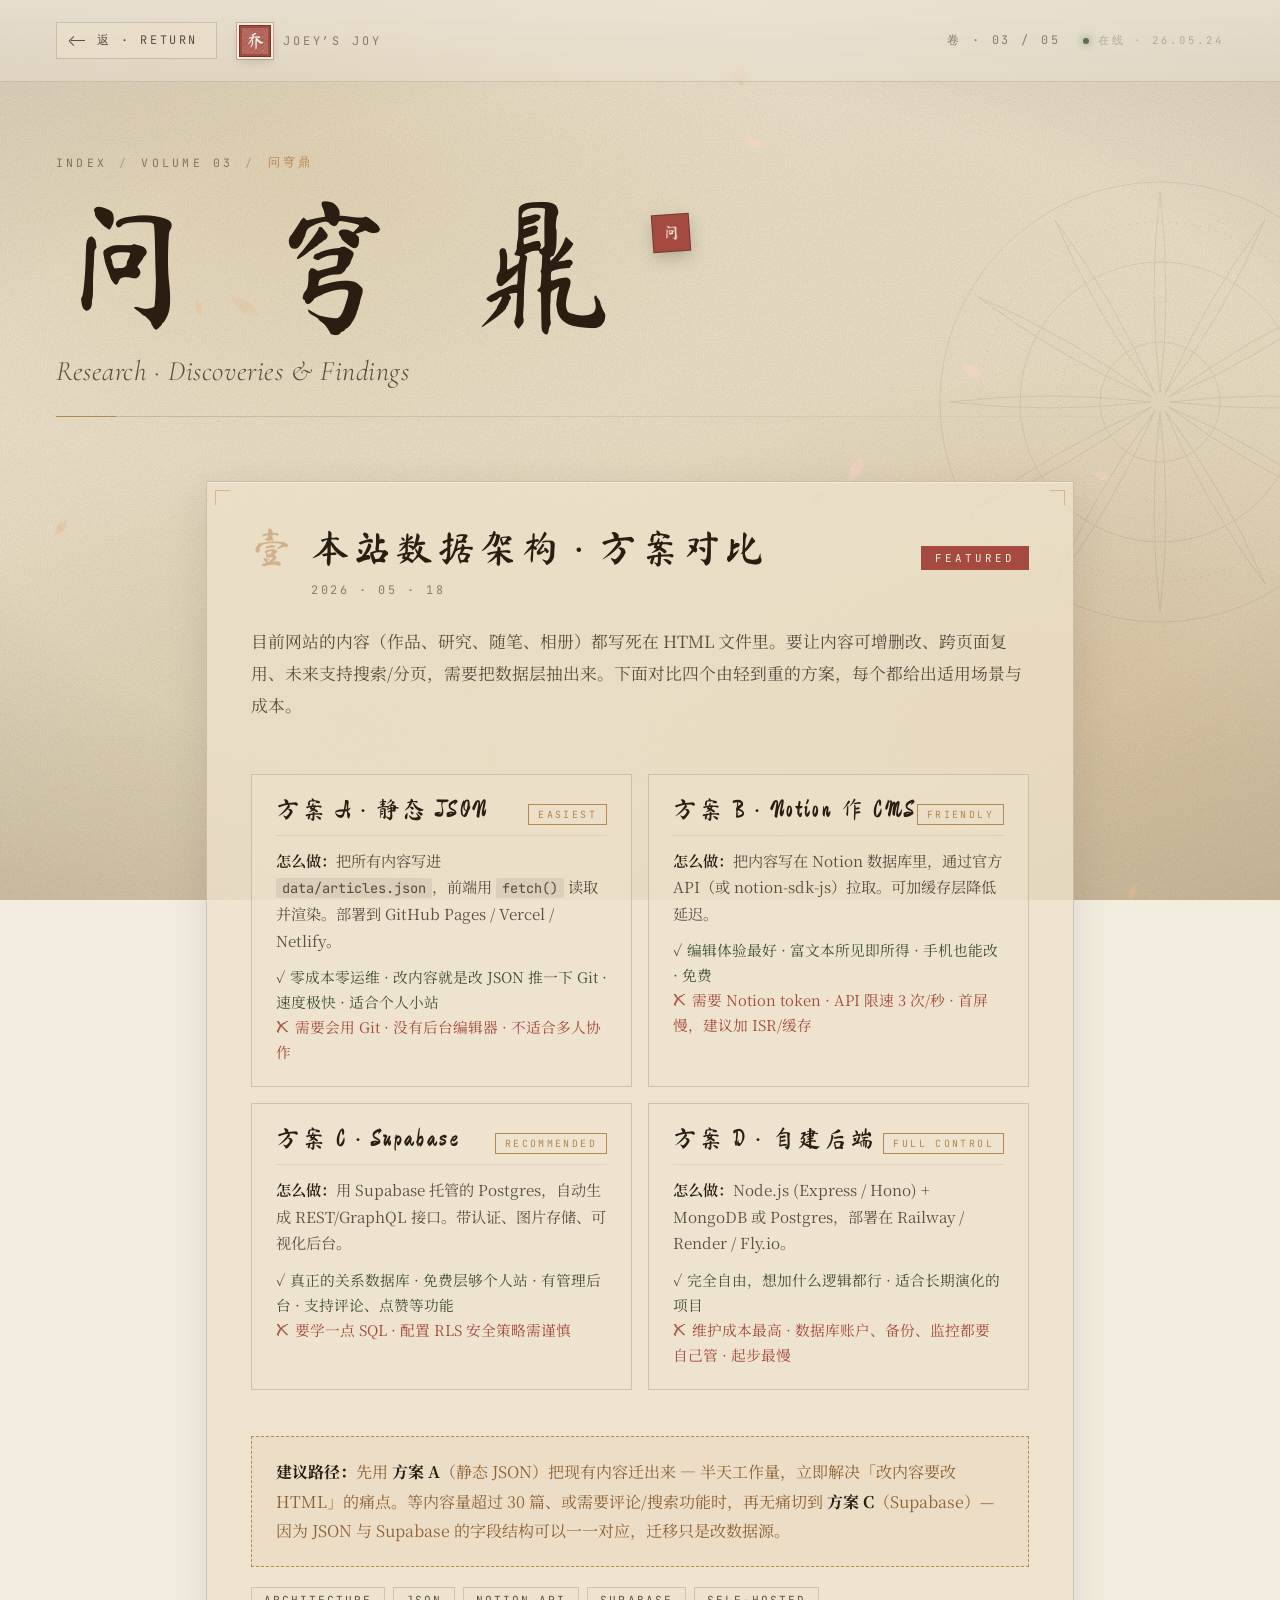
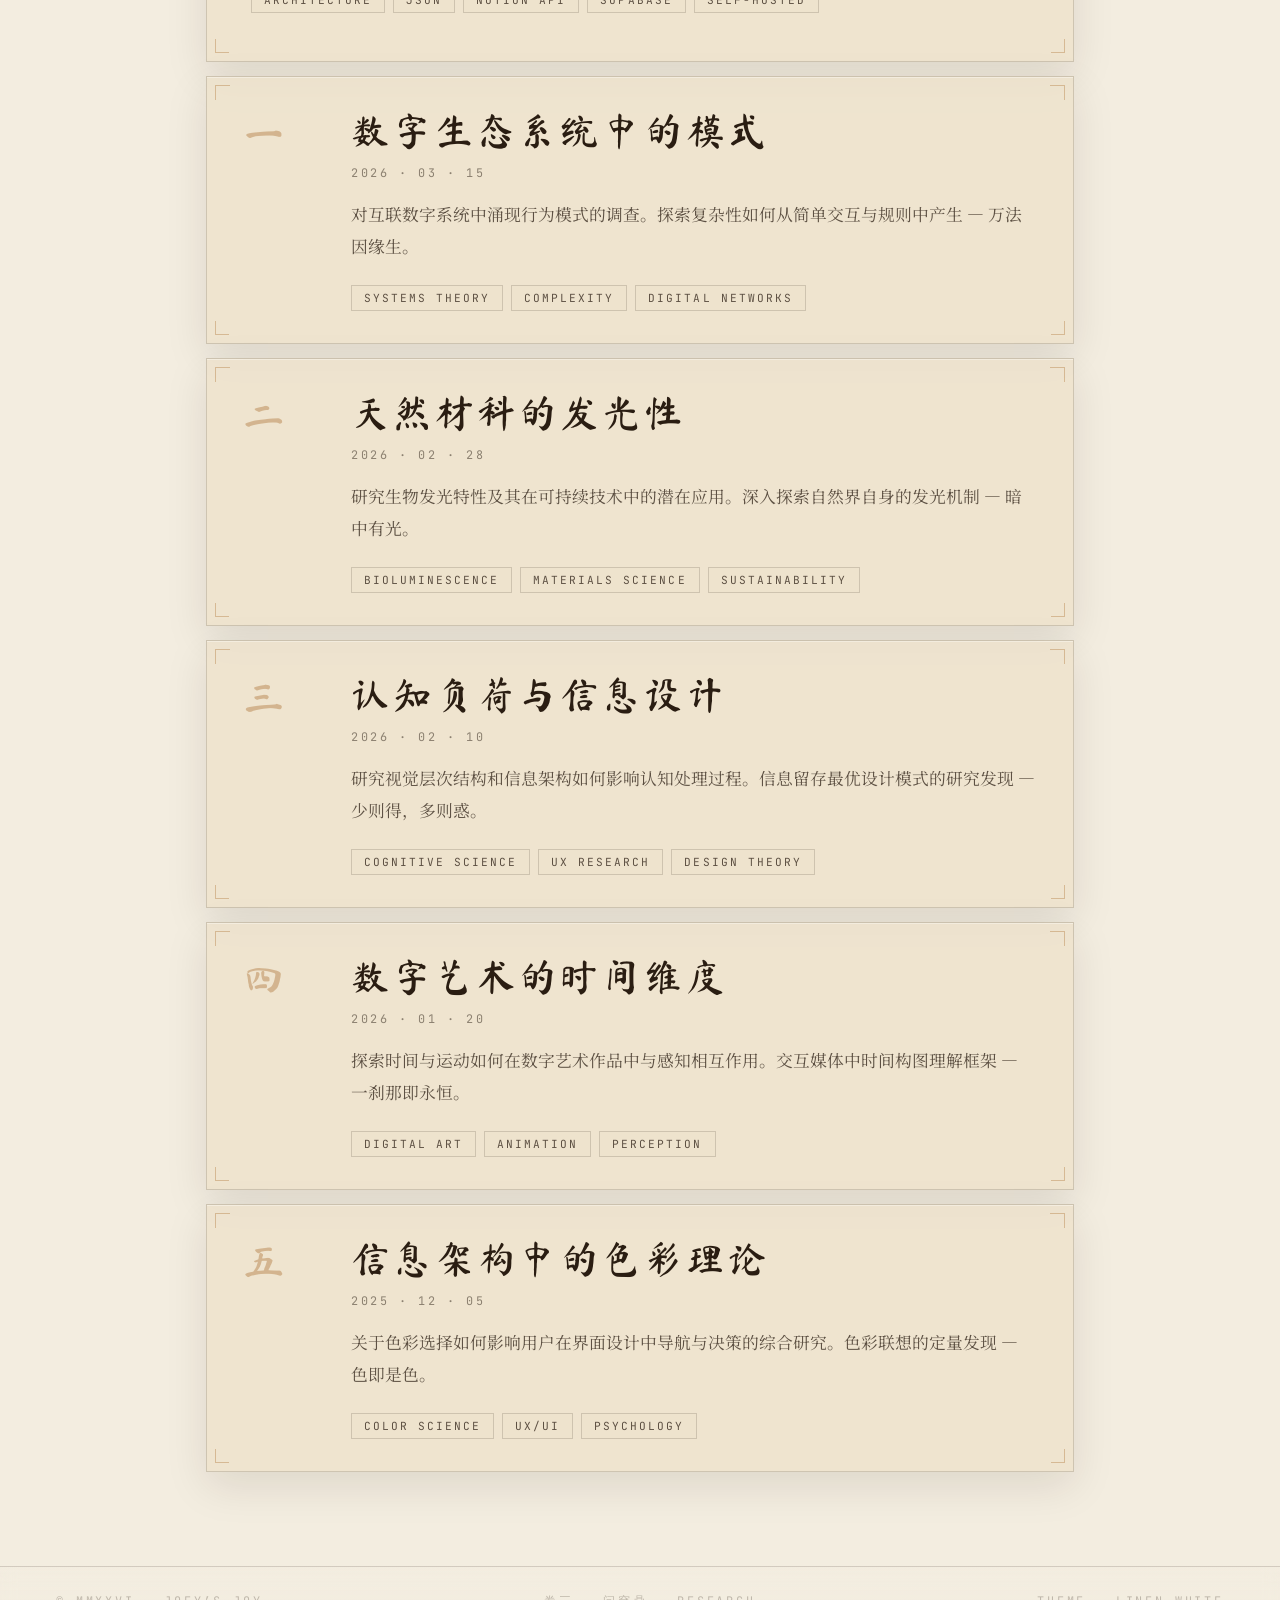
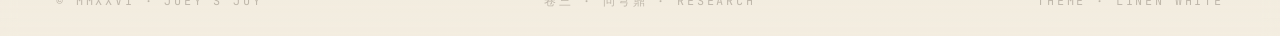
<file: sections/research.html>
<!DOCTYPE html>
<html lang="zh-CN">
<head>
  <meta charset="UTF-8">
  <meta name="viewport" content="width=device-width, initial-scale=1.0">
  <title>问穹鼎 · Joey's Joy</title>
  <link rel="preconnect" href="https://fonts.googleapis.com">
  <link rel="preconnect" href="https://fonts.gstatic.com" crossorigin>
  <link href="https://fonts.googleapis.com/css2?family=Ma+Shan+Zheng&family=Cormorant+Garamond:ital,wght@0,300;0,400;0,500;1,300;1,400;1,500&family=Noto+Serif+SC:wght@300;400;600&family=JetBrains+Mono:wght@300;400;500&display=swap" rel="stylesheet">
  <link rel="stylesheet" href="../assets/zen.css">
  <style>
    .content {
      position: relative; z-index: 10;
      max-width: 980px; margin: 0 auto;
      padding: 24px 56px 80px;
    }

    /* mandala behind hero (faded geometric circle) */
    .mandala-bg {
      position: absolute;
      top: 80px; right: -120px;
      width: 480px; height: 480px;
      pointer-events: none;
      opacity: 0.10;
      z-index: 0;
    }
    .mandala-bg svg { width: 100%; height: 100%; }
    .mandala-bg svg :where(path, circle, line, polygon) {
      stroke: var(--ink); fill: none; stroke-width: 0.8;
    }
    .mandala-bg .spin { animation: zen-mandala 200s linear infinite; transform-origin: 50% 50%; }
    @keyframes zen-mandala { to { transform: rotate(360deg); } }

    /* ── item rows ───────────────────────────────────── */
    .item {
      padding: 32px 36px;
      margin-bottom: 14px;
      display: grid;
      grid-template-columns: 80px 1fr;
      gap: 28px;
      align-items: start;
      cursor: pointer;
    }
    .item .idx {
      font-family: var(--brush);
      font-size: 2.6rem;
      color: var(--copper);
      opacity: 0.5;
      line-height: 1;
      padding-top: 4px;
      transition: opacity .35s, color .35s;
    }
    .item:hover .idx { opacity: 1; color: var(--cinnabar); }
    .item .ti {
      font-family: var(--brush);
      font-size: 2.4rem; letter-spacing: 0.10em;
      color: var(--ink);
      margin-bottom: 12px;
      line-height: 1.15;
      transition: color .3s;
    }
    .item:hover .ti { color: var(--copper-deep); }
    .item .date {
      font-family: var(--mono);
      font-size: 0.74rem; letter-spacing: 0.22em;
      text-transform: uppercase;
      color: var(--ink-dim);
      margin-bottom: 18px;
    }
    .item .desc {
      font-family: var(--han);
      font-size: 1.05rem; line-height: 1.9;
      color: var(--ink-soft);
      margin-bottom: 22px;
    }
    .tags { display: flex; gap: 8px; flex-wrap: wrap; }
    .tag {
      font-family: var(--mono);
      font-size: 0.70rem; letter-spacing: 0.18em;
      color: var(--ink-soft);
      padding: 5px 12px;
      border: 1px solid var(--hair);
      background: color-mix(in srgb, var(--paper-warm) 40%, transparent);
      text-transform: uppercase;
      transition: all .3s;
    }
    .tag:hover { color: var(--copper); border-color: var(--copper); }

    /* ── featured (db plan) ────────────────────────── */
    .item.featured {
      grid-template-columns: 1fr;
      gap: 0;
      padding: 44px 44px 48px;
    }
    .featured-head {
      display: flex; align-items: baseline; gap: 18px;
      margin-bottom: 10px;
    }
    .featured-head .idx { padding-top: 0; }
    .featured-head .badge {
      margin-left: auto;
      padding: 5px 14px;
      font-family: var(--mono);
      font-size: 0.68rem; letter-spacing: 0.28em;
      color: var(--paper);
      background: var(--cinnabar);
      text-transform: uppercase;
    }

    .plan-grid {
      display: grid;
      grid-template-columns: repeat(2, 1fr);
      gap: 16px;
      margin: 30px 0 22px;
    }
    .plan {
      padding: 22px 24px;
      background: color-mix(in srgb, var(--paper-warm) 60%, transparent);
      border: 1px solid var(--hair);
      transition: all .35s;
    }
    .plan:hover {
      background: color-mix(in srgb, var(--paper-warm) 85%, transparent);
      transform: translateY(-2px);
      border-color: color-mix(in srgb, var(--copper) 40%, var(--hair));
    }
    .plan-head {
      display: flex; align-items: baseline; justify-content: space-between;
      margin-bottom: 12px; padding-bottom: 10px;
      border-bottom: 1px solid var(--hair-soft);
    }
    .plan-name {
      font-family: var(--brush);
      font-size: 1.5rem; letter-spacing: 0.10em;
      color: var(--ink);
    }
    .plan-level {
      font-family: var(--mono);
      font-size: 0.62rem; letter-spacing: 0.24em;
      color: var(--copper);
      padding: 3px 9px;
      border: 1px solid var(--copper);
      text-transform: uppercase;
    }
    .plan-line { font-family: var(--han); font-size: 0.95rem; line-height: 1.75; color: var(--ink-soft); margin-bottom: 10px; }
    .plan-line strong { color: var(--ink); font-weight: 600; }
    .plan-line code {
      font-family: var(--mono); font-size: 0.85rem;
      background: color-mix(in srgb, var(--ink) 8%, transparent);
      padding: 1px 6px; border-radius: 2px;
    }
    .plan-pros, .plan-cons { font-family: var(--han); font-size: 0.92rem; line-height: 1.7; }
    .plan-pros { color: var(--moss-deep); }
    .plan-cons { color: var(--cinnabar); }

    .recommendation {
      margin-top: 24px; padding: 20px 24px;
      background: color-mix(in srgb, var(--copper) 8%, transparent);
      border: 1px dashed var(--copper);
      font-family: var(--han);
      font-size: 1rem; color: var(--copper-deep);
      line-height: 1.85;
    }
    .recommendation strong { color: var(--ink); }

    @media (max-width: 800px) {
      .plan-grid { grid-template-columns: 1fr; }
      .content { padding: 22px 22px 60px; }
      .item { padding: 24px 24px; grid-template-columns: 50px 1fr; gap: 16px; }
      .item.featured { padding: 28px 24px; }
    }
  </style>
</head>
<body data-theme="light" data-fx="petals">

  <div class="zen-field"></div>
  <div class="zen-grain"></div>
  <div class="zen-vignette"></div>

  <div class="zen-stage">

    <header class="zen-topbar zen-rise">
      <div class="left">
        <a href="../index.html" class="zen-back">
          <span class="arrow"></span>
          <span>返 · Return</span>
        </a>
        <span class="zen-brand">
          <span class="seal">乔</span>
          <span class="mono dim">Joey&rsquo;s Joy</span>
        </span>
      </div>
      <div class="right">
        <span class="mono dim">卷 · 03 / 05</span>
        <span class="zen-live"><span class="pulse"></span><span class="mono small ghost">在线 · 26.05.24</span></span>
      </div>
    </header>

    <header class="zen-head zen-rise d1" style="position:relative;">
      <!-- background mandala -->
      <div class="mandala-bg">
        <svg viewBox="0 0 480 480" class="spin">
          <circle cx="240" cy="240" r="220"/>
          <circle cx="240" cy="240" r="180" stroke-dasharray="2 6"/>
          <circle cx="240" cy="240" r="140"/>
          <circle cx="240" cy="240" r="100" stroke-dasharray="1 4"/>
          <circle cx="240" cy="240" r="60"/>
          <g>
            <g id="r-petal"><path d="M240 30 Q252 130 240 230 Q228 130 240 30 Z"/></g>
            <use href="#r-petal" transform="rotate(30 240 240)"/>
            <use href="#r-petal" transform="rotate(60 240 240)"/>
            <use href="#r-petal" transform="rotate(90 240 240)"/>
            <use href="#r-petal" transform="rotate(120 240 240)"/>
            <use href="#r-petal" transform="rotate(150 240 240)"/>
            <use href="#r-petal" transform="rotate(180 240 240)"/>
            <use href="#r-petal" transform="rotate(210 240 240)"/>
            <use href="#r-petal" transform="rotate(240 240 240)"/>
            <use href="#r-petal" transform="rotate(270 240 240)"/>
            <use href="#r-petal" transform="rotate(300 240 240)"/>
            <use href="#r-petal" transform="rotate(330 240 240)"/>
          </g>
        </svg>
      </div>

      <div class="zen-crumb">
        <span>Index</span><span class="sep">/</span>
        <span>Volume 03</span><span class="sep">/</span>
        <span class="here">问穹鼎</span>
      </div>
      <h1>问 穹 鼎<span class="h1-seal">问</span></h1>
      <div class="en-title"><em>Research · Discoveries &amp; Findings</em></div>
      <div class="rule"></div>
    </header>

    <main class="content">

      <!-- ── featured: DB architecture ── -->
      <article class="item featured zen-card zen-corners zen-rise d2">
        <span class="c-bl"></span><span class="c-br"></span>

        <div class="featured-head">
          <span class="idx">壹</span>
          <div>
            <div class="ti">本站数据架构 · 方案对比</div>
            <div class="date">2026 · 05 · 18</div>
          </div>
          <span class="badge">Featured</span>
        </div>

        <div class="desc">
          目前网站的内容（作品、研究、随笔、相册）都写死在 HTML 文件里。要让内容可增删改、跨页面复用、未来支持搜索/分页，需要把数据层抽出来。下面对比四个由轻到重的方案，每个都给出适用场景与成本。
        </div>

        <div class="plan-grid">

          <div class="plan">
            <div class="plan-head">
              <div class="plan-name">方案 A · 静态 JSON</div>
              <div class="plan-level">Easiest</div>
            </div>
            <div class="plan-line"><strong>怎么做：</strong>把所有内容写进 <code>data/articles.json</code>，前端用 <code>fetch()</code> 读取并渲染。部署到 GitHub Pages / Vercel / Netlify。</div>
            <div class="plan-pros">✓ 零成本零运维 · 改内容就是改 JSON 推一下 Git · 速度极快 · 适合个人小站</div>
            <div class="plan-cons">✗ 需要会用 Git · 没有后台编辑器 · 不适合多人协作</div>
          </div>

          <div class="plan">
            <div class="plan-head">
              <div class="plan-name">方案 B · Notion 作 CMS</div>
              <div class="plan-level">Friendly</div>
            </div>
            <div class="plan-line"><strong>怎么做：</strong>把内容写在 Notion 数据库里，通过官方 API（或 notion-sdk-js）拉取。可加缓存层降低延迟。</div>
            <div class="plan-pros">✓ 编辑体验最好 · 富文本所见即所得 · 手机也能改 · 免费</div>
            <div class="plan-cons">✗ 需要 Notion token · API 限速 3 次/秒 · 首屏慢，建议加 ISR/缓存</div>
          </div>

          <div class="plan">
            <div class="plan-head">
              <div class="plan-name">方案 C · Supabase</div>
              <div class="plan-level">Recommended</div>
            </div>
            <div class="plan-line"><strong>怎么做：</strong>用 Supabase 托管的 Postgres，自动生成 REST/GraphQL 接口。带认证、图片存储、可视化后台。</div>
            <div class="plan-pros">✓ 真正的关系数据库 · 免费层够个人站 · 有管理后台 · 支持评论、点赞等功能</div>
            <div class="plan-cons">✗ 要学一点 SQL · 配置 RLS 安全策略需谨慎</div>
          </div>

          <div class="plan">
            <div class="plan-head">
              <div class="plan-name">方案 D · 自建后端</div>
              <div class="plan-level">Full Control</div>
            </div>
            <div class="plan-line"><strong>怎么做：</strong>Node.js (Express / Hono) + MongoDB 或 Postgres，部署在 Railway / Render / Fly.io。</div>
            <div class="plan-pros">✓ 完全自由，想加什么逻辑都行 · 适合长期演化的项目</div>
            <div class="plan-cons">✗ 维护成本最高 · 数据库账户、备份、监控都要自己管 · 起步最慢</div>
          </div>

        </div>

        <div class="recommendation">
          <strong>建议路径：</strong>先用 <strong>方案 A</strong>（静态 JSON）把现有内容迁出来 — 半天工作量，立即解决「改内容要改 HTML」的痛点。等内容量超过 30 篇、或需要评论/搜索功能时，再无痛切到 <strong>方案 C</strong>（Supabase）— 因为 JSON 与 Supabase 的字段结构可以一一对应，迁移只是改数据源。
        </div>

        <div class="tags" style="margin-top:20px;">
          <span class="tag">Architecture</span>
          <span class="tag">JSON</span>
          <span class="tag">Notion API</span>
          <span class="tag">Supabase</span>
          <span class="tag">Self-Hosted</span>
        </div>
      </article>

      <!-- ── other research ── -->
      <article class="item zen-card zen-corners">
        <span class="c-bl"></span><span class="c-br"></span>
        <div class="idx">一</div>
        <div>
          <div class="ti">数字生态系统中的模式</div>
          <div class="date">2026 · 03 · 15</div>
          <div class="desc">对互联数字系统中涌现行为模式的调查。探索复杂性如何从简单交互与规则中产生 — 万法因缘生。</div>
          <div class="tags">
            <span class="tag">Systems Theory</span>
            <span class="tag">Complexity</span>
            <span class="tag">Digital Networks</span>
          </div>
        </div>
      </article>

      <article class="item zen-card zen-corners">
        <span class="c-bl"></span><span class="c-br"></span>
        <div class="idx">二</div>
        <div>
          <div class="ti">天然材料的发光性</div>
          <div class="date">2026 · 02 · 28</div>
          <div class="desc">研究生物发光特性及其在可持续技术中的潜在应用。深入探索自然界自身的发光机制 — 暗中有光。</div>
          <div class="tags">
            <span class="tag">Bioluminescence</span>
            <span class="tag">Materials Science</span>
            <span class="tag">Sustainability</span>
          </div>
        </div>
      </article>

      <article class="item zen-card zen-corners">
        <span class="c-bl"></span><span class="c-br"></span>
        <div class="idx">三</div>
        <div>
          <div class="ti">认知负荷与信息设计</div>
          <div class="date">2026 · 02 · 10</div>
          <div class="desc">研究视觉层次结构和信息架构如何影响认知处理过程。信息留存最优设计模式的研究发现 — 少则得，多则惑。</div>
          <div class="tags">
            <span class="tag">Cognitive Science</span>
            <span class="tag">UX Research</span>
            <span class="tag">Design Theory</span>
          </div>
        </div>
      </article>

      <article class="item zen-card zen-corners">
        <span class="c-bl"></span><span class="c-br"></span>
        <div class="idx">四</div>
        <div>
          <div class="ti">数字艺术的时间维度</div>
          <div class="date">2026 · 01 · 20</div>
          <div class="desc">探索时间与运动如何在数字艺术作品中与感知相互作用。交互媒体中时间构图理解框架 — 一刹那即永恒。</div>
          <div class="tags">
            <span class="tag">Digital Art</span>
            <span class="tag">Animation</span>
            <span class="tag">Perception</span>
          </div>
        </div>
      </article>

      <article class="item zen-card zen-corners">
        <span class="c-bl"></span><span class="c-br"></span>
        <div class="idx">五</div>
        <div>
          <div class="ti">信息架构中的色彩理论</div>
          <div class="date">2025 · 12 · 05</div>
          <div class="desc">关于色彩选择如何影响用户在界面设计中导航与决策的综合研究。色彩联想的定量发现 — 色即是色。</div>
          <div class="tags">
            <span class="tag">Color Science</span>
            <span class="tag">UX/UI</span>
            <span class="tag">Psychology</span>
          </div>
        </div>
      </article>

    </main>

    <footer class="zen-foot">
      <span class="mono ghost">© MMXXVI · Joey&rsquo;s Joy</span>
      <span class="mono ghost">卷三 · 问穹鼎 · Research</span>
      <span class="mono ghost">Theme · Linen White</span>
    </footer>

  </div>

  <script src="../assets/zen-fx.js"></script>
  <script>
    document.querySelectorAll('.item').forEach(c => {
      c.addEventListener('click', e => {
        if (e.target.closest('a')) return;
        const t = c.querySelector('.ti')?.textContent.trim() || '';
        const d = c.querySelector('.date')?.textContent.trim() || '';
        location.href = 'article.html?from=research'
          + '&title=' + encodeURIComponent(t)
          + '&date='  + encodeURIComponent(d);
      });
    });
  </script>
</body>
</html>
</file>
<file: assets/zen.css>
/* ─────────────────────────────────────────────────────────
   Joey's Joy — 现代禅意 design system
   modern zen: linen white · deep wood · moss · copper · cinnabar
   ───────────────────────────────────────────────────────── */

/* ── tokens · LIGHT (default) ───────────────────────────── */
:root {
  /* surfaces */
  --paper:        #f3ede0;
  --paper-2:      #e8dfcc;
  --paper-3:      #d8caac;
  --paper-warm:   #ede2cb;

  /* ink */
  --ink:          #2a1d12;
  --ink-soft:     rgba(42, 29, 18, 0.74);
  --ink-dim:      rgba(42, 29, 18, 0.50);
  --ink-ghost:    rgba(42, 29, 18, 0.26);
  --ink-faint:    rgba(42, 29, 18, 0.10);
  --hair:         rgba(42, 29, 18, 0.16);
  --hair-soft:    rgba(42, 29, 18, 0.08);

  /* accents */
  --moss:         #5a6f4e;          /* 苔藓绿 */
  --moss-deep:    #3f5236;
  --copper:       #b8864f;          /* 铜金 */
  --copper-deep:  #8e6334;
  --cinnabar:     #a44a3f;          /* 朱砂印 */
  --jade:         #6d8a76;

  /* typography */
  --mono:  'JetBrains Mono', ui-monospace, SFMono-Regular, Menlo, monospace;
  --serif: 'Cormorant Garamond', 'Noto Serif SC', serif;
  --brush: 'Ma Shan Zheng', cursive;
  --han:   'Noto Serif SC', 'Songti SC', 'STSong', serif;

  /* motion */
  --ease: cubic-bezier(.22, 1, .36, 1);
}

/* ── tokens · DARK ──────────────────────────────────────── */
[data-theme="dark"] {
  --paper:        #1a1410;
  --paper-2:      #120d09;
  --paper-3:      #261c14;
  --paper-warm:   #221911;

  --ink:          #ede1c4;
  --ink-soft:     rgba(237, 225, 196, 0.78);
  --ink-dim:      rgba(237, 225, 196, 0.50);
  --ink-ghost:    rgba(237, 225, 196, 0.28);
  --ink-faint:    rgba(237, 225, 196, 0.12);
  --hair:         rgba(237, 225, 196, 0.16);
  --hair-soft:    rgba(237, 225, 196, 0.08);

  --moss:         #8aa07a;
  --moss-deep:    #5d7350;
  --copper:       #d6a160;
  --copper-deep:  #b5824a;
  --cinnabar:     #c25e4f;
  --jade:         #94b3a0;
}

/* ── reset ──────────────────────────────────────────────── */
* { margin: 0; padding: 0; box-sizing: border-box; }

html, body {
  background: var(--paper);
  color: var(--ink);
  font-family: var(--han);
  font-weight: 400;
  -webkit-font-smoothing: antialiased;
  -moz-osx-font-smoothing: grayscale;
  min-height: 100%;
}
body { min-height: 100vh; position: relative; overflow-x: hidden; }

a { color: inherit; text-decoration: none; }

/* ── background field (every page sits on this) ─────────── */
.zen-field {
  position: fixed; inset: 0; z-index: 0; pointer-events: none;
}

/* LIGHT field — warm linen with watercolor mottle (default) */
.zen-field {
  background:
    radial-gradient(ellipse 70% 55% at 22% 18%, rgba(208,182,128,.34) 0%, transparent 60%),
    radial-gradient(ellipse 65% 60% at 82% 78%, rgba(184,134,79,.20) 0%, transparent 62%),
    radial-gradient(ellipse 50% 50% at 70% 22%, rgba(232,222,196,.55) 0%, transparent 65%),
    radial-gradient(ellipse 55% 50% at 28% 80%, rgba(216,202,172,.45) 0%, transparent 65%),
    linear-gradient(170deg, #f4eedf 0%, #ece2c9 50%, #e0d3b4 100%);
}

/* DARK field — deep wood with low-glow */
[data-theme="dark"] .zen-field {
  background:
    radial-gradient(ellipse 70% 55% at 22% 18%, rgba(184,134,79,.18) 0%, transparent 62%),
    radial-gradient(ellipse 65% 60% at 82% 80%, rgba(90,111,78,.16)  0%, transparent 62%),
    radial-gradient(ellipse 50% 50% at 70% 22%, rgba(70,52,34,.55)   0%, transparent 65%),
    linear-gradient(170deg, #1d160f 0%, #14100b 55%, #0e0a07 100%);
}

/* paper grain (very subtle) — default light */
.zen-grain {
  position: fixed; inset: 0; z-index: 1; pointer-events: none;
  opacity: 0.32; mix-blend-mode: multiply;
  background-image: url("data:image/svg+xml;utf8,<svg xmlns='http://www.w3.org/2000/svg' width='200' height='200'><filter id='n'><feTurbulence type='fractalNoise' baseFrequency='0.82' numOctaves='2' stitchTiles='stitch'/><feColorMatrix values='0 0 0 0 0.18  0 0 0 0 0.12  0 0 0 0 0.07  0 0 0 0.55 0'/></filter><rect width='100%25' height='100%25' filter='url(%23n)'/></svg>");
}
[data-theme="dark"] .zen-grain {
  opacity: 0.18; mix-blend-mode: overlay;
  background-image: url("data:image/svg+xml;utf8,<svg xmlns='http://www.w3.org/2000/svg' width='200' height='200'><filter id='n'><feTurbulence type='fractalNoise' baseFrequency='0.85' numOctaves='2' stitchTiles='stitch'/><feColorMatrix values='0 0 0 0 0.85  0 0 0 0 0.75  0 0 0 0 0.55  0 0 0 0.45 0'/></filter><rect width='100%25' height='100%25' filter='url(%23n)'/></svg>");
}

/* vignette */
.zen-vignette {
  position: fixed; inset: 0; z-index: 2; pointer-events: none;
  background: radial-gradient(ellipse 105% 80% at 50% 50%, transparent 50%, rgba(50, 30, 12, 0.20) 100%);
}
[data-theme="dark"] .zen-vignette {
  background: radial-gradient(ellipse 100% 80% at 50% 50%, transparent 35%, rgba(0,0,0,.55) 100%);
}

/* sutra ghost layer — half-transparent characters drifting */
.zen-sutra {
  position: fixed; inset: 0; z-index: 1; pointer-events: none;
  opacity: 0.06;
  font-family: var(--han);
  font-size: 26px;
  letter-spacing: 0.5em;
  line-height: 2.4;
  color: var(--ink);
  padding: 40px;
  overflow: hidden;
  user-select: none;
  writing-mode: vertical-rl;
  white-space: pre-wrap;
  word-break: break-all;
}
[data-theme="dark"] .zen-sutra { opacity: 0.045; }

/* canvas layer (petals/smoke) */
.zen-fx {
  position: fixed; inset: 0; z-index: 3; pointer-events: none;
}

/* ── typography utilities ──────────────────────────────── */
.mono {
  font-family: var(--mono);
  font-size: 0.74rem;
  letter-spacing: 0.24em;
  text-transform: uppercase;
  color: var(--ink);
}
.mono.dim    { color: var(--ink-dim); }
.mono.ghost  { color: var(--ink-ghost); }
.mono.copper { color: var(--copper); }
.mono.moss   { color: var(--moss); }
.mono.small  { font-size: 0.66rem; letter-spacing: 0.28em; }

.brush       { font-family: var(--brush); font-weight: 400; letter-spacing: 0.16em; }
.serif-em    { font-family: var(--serif); font-style: italic; font-weight: 400; }

/* ── stage ─────────────────────────────────────────────── */
.zen-stage {
  position: relative; z-index: 10;
  min-height: 100vh;
  display: grid;
  grid-template-rows: auto 1fr auto;
}

/* ── topbar (consistent across all sub pages) ──────────── */
.zen-topbar {
  position: relative; z-index: 10;
  padding: 22px 56px;
  display: flex; justify-content: space-between; align-items: center;
  border-bottom: 1px solid var(--hair);
  background: linear-gradient(180deg,
    color-mix(in srgb, var(--paper) 60%, transparent),
    color-mix(in srgb, var(--paper) 30%, transparent));
  backdrop-filter: blur(8px);
  -webkit-backdrop-filter: blur(8px);
}
.zen-topbar .left,
.zen-topbar .right {
  display: flex; align-items: center; gap: 22px;
}

.zen-back {
  display: inline-flex; align-items: center; gap: 12px;
  font-family: var(--mono);
  font-size: 0.74rem;
  letter-spacing: 0.22em;
  text-transform: uppercase;
  color: var(--ink-soft);
  padding: 9px 18px 9px 14px;
  border: 1px solid var(--hair);
  background: color-mix(in srgb, var(--paper-warm) 50%, transparent);
  transition: all .35s var(--ease);
}
.zen-back:hover {
  color: var(--copper);
  border-color: color-mix(in srgb, var(--copper) 55%, transparent);
  background: color-mix(in srgb, var(--copper) 8%, transparent);
  transform: translateX(-3px);
}
.zen-back .arrow {
  width: 14px; height: 1px;
  background: currentColor;
  position: relative;
}
.zen-back .arrow::before {
  content: ''; position: absolute; left: -1px; top: 50%;
  width: 6px; height: 6px;
  border-left: 1px solid currentColor;
  border-bottom: 1px solid currentColor;
  transform: translateY(-50%) rotate(45deg);
}

.zen-brand {
  display: inline-flex; align-items: center; gap: 12px;
}
.zen-brand .seal {
  width: 32px; height: 32px;
  display: grid; place-items: center;
  font-family: var(--brush);
  font-size: 1.2rem;
  color: var(--paper);
  background: var(--cinnabar);
  letter-spacing: 0;
  border: 1px solid color-mix(in srgb, var(--cinnabar) 60%, var(--ink));
  box-shadow:
    0 0 0 2px var(--paper),
    0 0 0 3px color-mix(in srgb, var(--cinnabar) 35%, transparent),
    0 4px 12px rgba(0,0,0,.15);
  position: relative;
}
.zen-brand .seal::before {
  /* tiny pinhole/grain on the seal */
  content: ''; position: absolute; inset: 2px;
  background-image: url("data:image/svg+xml;utf8,<svg xmlns='http://www.w3.org/2000/svg' width='40' height='40'><filter id='n'><feTurbulence type='fractalNoise' baseFrequency='1.2' numOctaves='2'/></filter><rect width='100%25' height='100%25' filter='url(%23n)' opacity='0.45'/></svg>");
  mix-blend-mode: screen;
  pointer-events: none;
}

.zen-live {
  display: inline-flex; align-items: center; gap: 9px;
}
.zen-live .pulse {
  width: 6px; height: 6px; border-radius: 50%;
  background: var(--moss);
  box-shadow: 0 0 10px var(--moss);
  animation: zen-pulse 2.4s ease-in-out infinite;
}
@keyframes zen-pulse {
  0%, 100% { opacity: 0.4; transform: scale(1); }
  50%      { opacity: 1; transform: scale(1.15); }
}

/* ── page head (chapter title) ─────────────────────────── */
.zen-head {
  position: relative; z-index: 10;
  padding: 72px 56px 40px;
  max-width: 1500px; margin: 0 auto; width: 100%;
}
.zen-crumb {
  display: flex; gap: 12px; align-items: center;
  margin-bottom: 28px;
  font-family: var(--mono);
  font-size: 0.72rem;
  letter-spacing: 0.28em;
  text-transform: uppercase;
  color: var(--ink-dim);
}
.zen-crumb .sep { color: var(--ink-ghost); }
.zen-crumb .here { color: var(--copper); }

.zen-head h1 {
  font-family: var(--brush);
  font-size: clamp(4.5rem, 11vw, 10rem);
  font-weight: 400;
  line-height: 0.95;
  letter-spacing: 0.14em;
  color: var(--ink);
  display: inline-block;
  position: relative;
}
/* small red seal next to chapter title */
.zen-head h1 .h1-seal {
  position: absolute;
  top: 12%; right: -56px;
  width: 38px; height: 38px;
  display: grid; place-items: center;
  font-family: var(--brush);
  font-size: 1.05rem;
  color: var(--paper);
  background: var(--cinnabar);
  letter-spacing: 0;
  border: 1px solid color-mix(in srgb, var(--cinnabar) 60%, var(--ink));
  transform: rotate(-4deg);
  box-shadow: 0 6px 16px rgba(0,0,0,.18);
}

.zen-head .en-title {
  margin-top: 22px;
  font-family: var(--serif);
  font-style: italic;
  font-weight: 300;
  font-size: clamp(1.4rem, 2.2vw, 2.1rem);
  color: var(--ink-soft);
  letter-spacing: 0.02em;
}
.zen-head .rule {
  margin-top: 28px;
  width: 100%; height: 1px;
  background: linear-gradient(90deg,
    var(--copper) 0%, var(--copper) 60px,
    var(--hair) 60px, transparent);
}

/* ── universal card / surface ──────────────────────────── */
.zen-card {
  position: relative;
  background: color-mix(in srgb, var(--paper-warm) 78%, transparent);
  border: 1px solid var(--hair);
  box-shadow:
    inset 0 1px 0 color-mix(in srgb, white 35%, transparent),
    0 14px 40px rgba(40, 24, 8, 0.10);
  transition: all .45s var(--ease);
}
[data-theme="dark"] .zen-card {
  background: color-mix(in srgb, var(--paper-3) 60%, transparent);
  backdrop-filter: blur(14px) saturate(1.2);
  -webkit-backdrop-filter: blur(14px) saturate(1.2);
  box-shadow:
    inset 0 1px 0 rgba(255,255,255,.06),
    0 14px 40px rgba(0,0,0,.45);
}
.zen-card:hover {
  border-color: color-mix(in srgb, var(--copper) 40%, var(--hair));
  box-shadow:
    inset 0 1px 0 color-mix(in srgb, white 45%, transparent),
    0 24px 56px rgba(40, 24, 8, 0.18);
  transform: translateY(-3px);
}
[data-theme="dark"] .zen-card:hover {
  box-shadow:
    inset 0 1px 0 rgba(255,255,255,.10),
    0 24px 60px rgba(0,0,0,.55);
}

/* L-shaped corner marks on cards (subtle copper) */
.zen-corners::before,
.zen-corners::after,
.zen-corners > .c-bl,
.zen-corners > .c-br {
  content: '';
  position: absolute;
  width: 14px; height: 14px;
  border: 1px solid color-mix(in srgb, var(--copper) 55%, transparent);
  pointer-events: none;
  opacity: 0.85;
}
.zen-corners::before { top: 8px;    left: 8px;    border-right: none; border-bottom: none; }
.zen-corners::after  { top: 8px;    right: 8px;   border-left:  none; border-bottom: none; }
.zen-corners > .c-bl { bottom: 8px; left: 8px;    border-right: none; border-top:    none; }
.zen-corners > .c-br { bottom: 8px; right: 8px;   border-left:  none; border-top:    none; }

/* ── enso (禅圆) — draws as section accent ──────────────── */
.zen-enso {
  width: 64px; height: 64px;
  flex: 0 0 64px;
  position: relative;
}
.zen-enso svg { width: 100%; height: 100%; overflow: visible; }
.zen-enso svg path {
  fill: none;
  stroke: var(--ink);
  stroke-width: 2.6;
  stroke-linecap: round;
}

/* ── section header ────────────────────────────────────── */
.zen-sechead {
  display: flex; align-items: center; gap: 22px;
  margin-bottom: 30px;
}
.zen-sechead .idx {
  font-family: var(--mono);
  font-size: 0.78rem;
  letter-spacing: 0.28em;
  color: var(--copper);
  text-transform: uppercase;
}
.zen-sechead h2 {
  font-family: var(--brush);
  font-size: clamp(2.4rem, 4vw, 3.4rem);
  font-weight: 400;
  letter-spacing: 0.18em;
  color: var(--ink);
}
.zen-sechead .en {
  font-family: var(--serif);
  font-style: italic;
  font-size: 1.15rem;
  color: var(--ink-dim);
  letter-spacing: 0.04em;
}
.zen-sechead .line {
  flex: 1; height: 1px;
  background: linear-gradient(90deg, var(--hair), transparent);
}

/* ── footer (consistent across pages) ──────────────────── */
.zen-foot {
  position: relative; z-index: 10;
  padding: 26px 56px;
  display: flex; justify-content: space-between; align-items: center;
  border-top: 1px solid var(--hair);
  background: linear-gradient(0deg,
    color-mix(in srgb, var(--paper) 60%, transparent),
    color-mix(in srgb, var(--paper) 30%, transparent));
  backdrop-filter: blur(8px);
  -webkit-backdrop-filter: blur(8px);
}

/* ── rise animation ────────────────────────────────────── */
.zen-rise {
  animation-name: zen-rise;
  animation-duration: 1.0s;
  animation-timing-function: cubic-bezier(.22, 1, .36, 1);
  animation-fill-mode: both;
}
.zen-rise.d1 { animation-delay: .10s; }
.zen-rise.d2 { animation-delay: .22s; }
.zen-rise.d3 { animation-delay: .34s; }
.zen-rise.d4 { animation-delay: .46s; }
@keyframes zen-rise {
  from { transform: translateY(18px); }
  to   { transform: translateY(0); }
}

/* ── responsive ────────────────────────────────────────── */
@media (max-width: 900px) {
  .zen-topbar, .zen-head, .zen-foot { padding-left: 22px; padding-right: 22px; }
  .zen-head h1 .h1-seal { right: 0; top: -34px; }
  .zen-sutra { font-size: 18px; }
}
</file>
